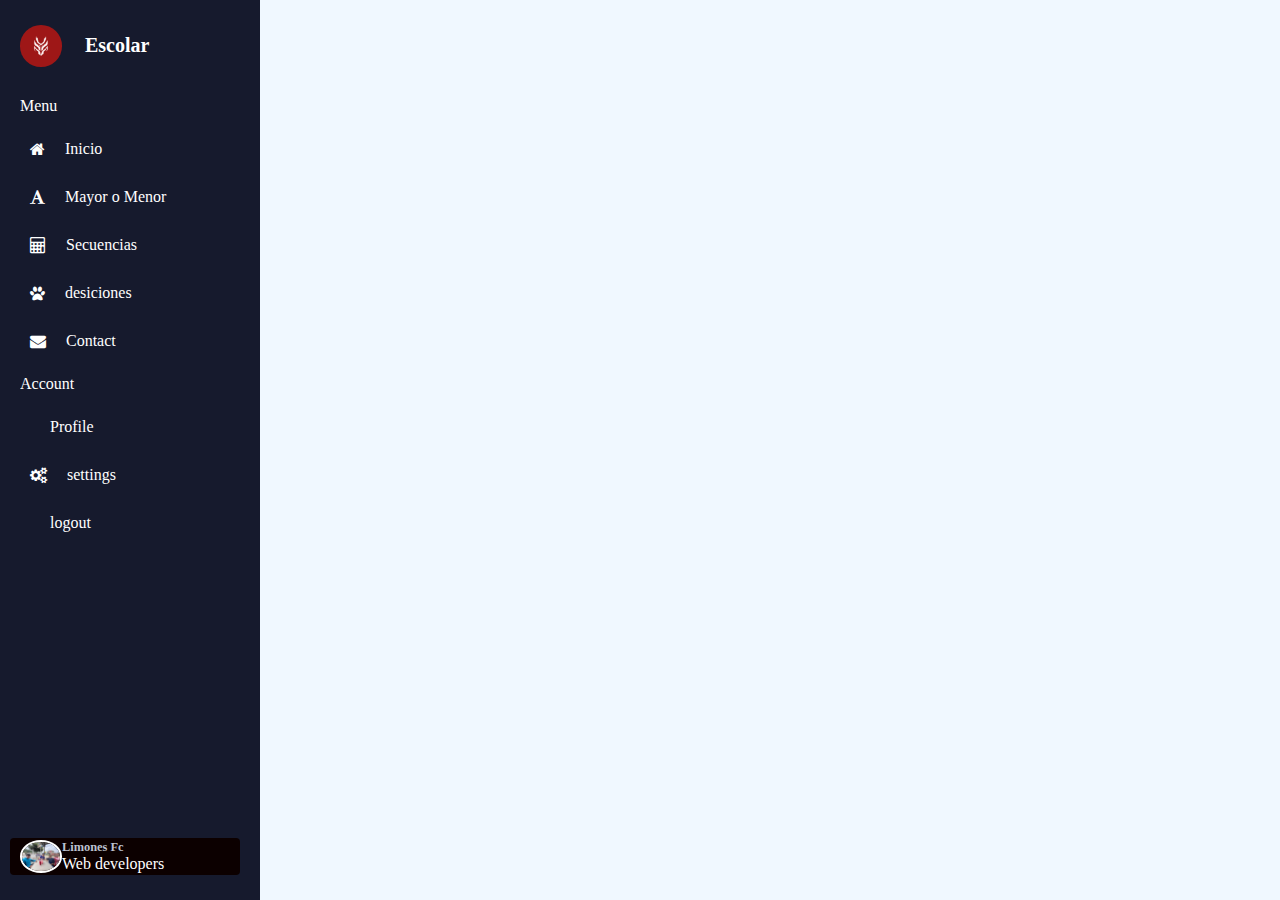
<file: index.html>
<!DOCTYPE html>
<html lang="en">
<head>
    <meta charset="UTF-8">
    <meta name="viewport" content="width=device-width, initial-scale=1.0">
    <title>Educacion inicial</title>
    <link rel="stylesheet" href="./css/style.css">
    <link rel="stylesheet" href="https://cdnjs.cloudflare.com/ajax/libs/font-awesome/4.7.0/css/font-awesome.min.css">
</head>
<body>
    
    <aside class="sidebar">
        <div class="sidebar-header">
          <img src="./img/logo2.png" alt="logo" srcset="">
           <h2>Escolar</h2>
        </div> 
        <ul class="sidebar-links">
             
            <h4>
                <span>Menu</span>
                <div class=""menu-seperator></div>
            </h4>
            <li>
                <a href="inicio.html">
                    <i class="fa fa-home"></i>
                    Inicio
                </a>
            </li>
            <li>
                <a href="mayor.html">
                <i class="fa fa-font"></i>
                Mayor o Menor
            </a>
            </li>
            <li>
                <a href="secuencia.html">
                <i class="fa fa-calculator"></i>
                Secuencias
            </a>
            </li>
            <li>
                <a href="decisiones.html">
                <i class="fa fa-paw"></i>
                desiciones
            </a>
            </li>
            <li>
                <a href="contacto.html">
                <i class="fa fa-envelope"></i>
                Contact
            </a>
            </li>
            <h4> 
                <span>Account</span>
                <div class=""menu-seperator></div>
            </h4>
            <li>
                <a href="login.html">
                    <i class="fa fa-user_md"></i>
                    Profile
                </a>
            </li>
            <li>
                <a href="#">
                    <i class="fa fa-cogs"></i>
                    settings
                </a>
            </li>
            <li>
                <a href="#">
                    <i class="fa fa-sing-out"></i>
                    logout
                </a>
            </li>

        </ul>
        <div class="user-account">
            <div class="user-profile">
                <img src="/img/user.jpeg" alt="Profile" srcset="">
                <div class="user-datails">
                    <h3> Limones Fc</h3>
                    <span>Web developers</span>
                </div>
            </div>
        </div>


    </aside>
</body>
</html>
</file>
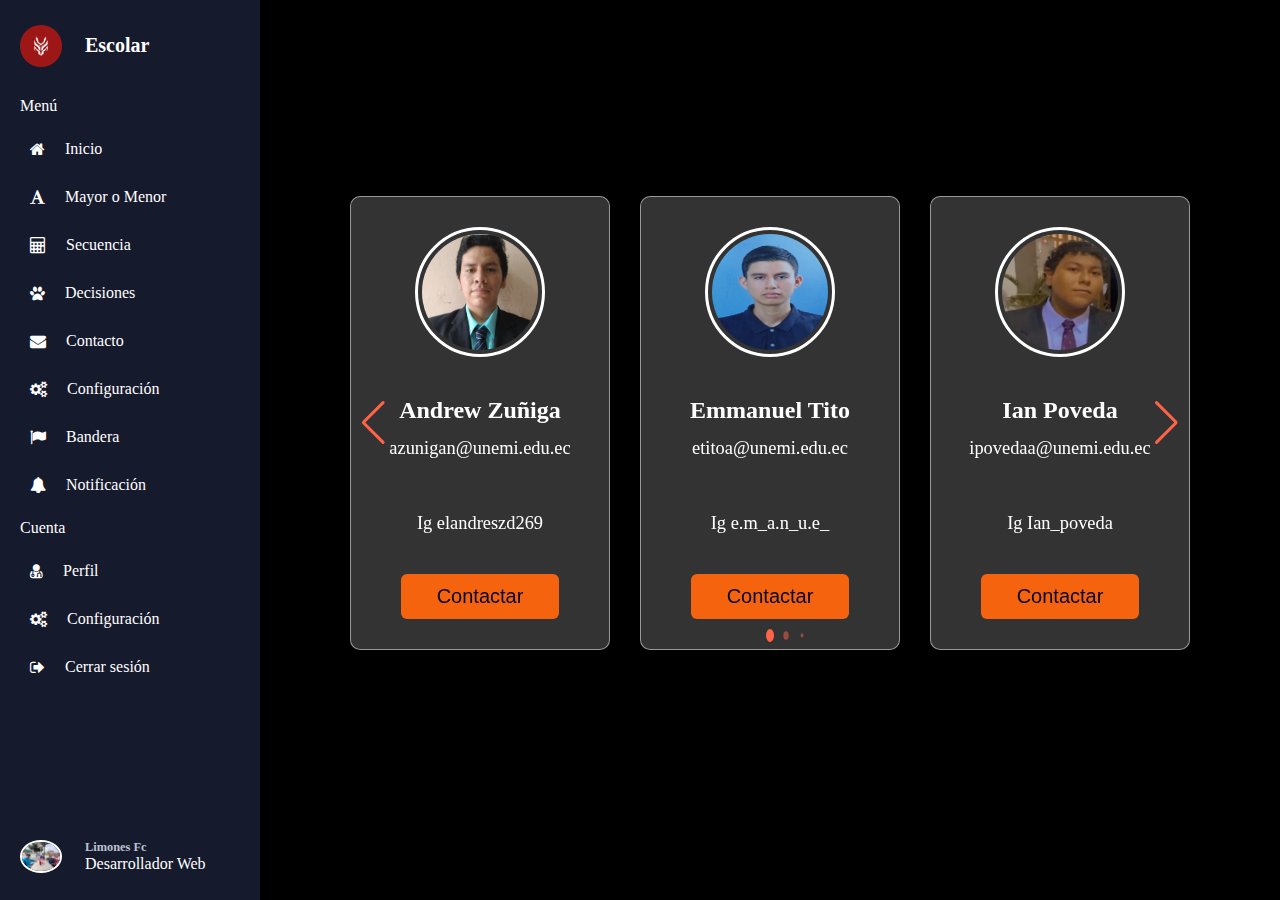
<file: contacto.html>
<!DOCTYPE html>
<html lang="es">
<head>
    <meta charset="UTF-8">
    <meta name="viewport" content="width=device-width, initial-scale=1.0">
    <title>Juego de Decisiones Simples y Card Slide</title>
    <link rel="stylesheet" href="https://cdnjs.cloudflare.com/ajax/libs/font-awesome/4.7.0/css/font-awesome.min.css">
    <link rel="stylesheet" href="https://cdn.jsdelivr.net/npm/swiper@11/swiper-bundle.min.css"/>
    <link rel="stylesheet" href="./css/contacto.css">
</head>
<body>
    <aside class="sidebar">
        <div class="sidebar-header">
            <img src="./img/logo2.png" alt="logo">
            <h2>Escolar</h2>
        </div>
        <ul class="sidebar-links">
            <h4><span>Menú</span><div class="menu-separator"></div></h4>
            <li>
                <a href="inicio.html">
                    <i class="fa fa-home"></i>
                    Inicio
                </a>
            </li>
            <li>
                <a href="mayor.html">
                    <i class="fa fa-font"></i> 
                    Mayor o Menor
                </a>
            </li>
            <li>
                <a href="secuencia.html">
                    <i class="fa fa-calculator"></i>
                    Secuencia
                </a>
            </li>
            <li>
                <a href="decisiones.html">
                    <i class="fa fa-paw"></i>
                     Decisiones
                    </a>
                </li>
            <li> 
                <a href="#">
                    <i class="fa fa-envelope"></i>
                     Contacto
                    </a>
                </li>
            <li>
                <a href="#">
                    <i class="fa fa-cogs"></i> 
                    Configuración
                </a>
            </li>
            <li>
                <a href="#">
                    <i class="fa fa-flag"></i> 
                    Bandera
                </a>
            </li>
            <li>
                <a href="#">
                    <i class="fa fa-bell"></i> 
                    Notificación
                </a>
            </li>
            <h4><span>Cuenta</span><div class="menu-separator"></div></h4>
            <li><a href="login.html"><i class="fa fa-user-md"></i> Perfil</a></li>
            <li><a href="#"><i class="fa fa-cogs"></i> Configuración</a></li>
            <li><a href="#"><i class="fa fa-sign-out"></i> Cerrar sesión</a></li>
        </ul>
        <div class="user-account">
            <div class="user-profile">
                <img src="./img/user.jpeg" alt="Perfil">
                <div class="user-details">
                    <h3>Limones Fc</h3>
                    <span>Desarrollador Web</span>
                </div>
            </div>
        </div>
    </aside>

    <main class="main-content">
        <div class="slide-wrapper">
            <div class="swiper slider-wrapper">
                <div class="swiper-wrapper card-list">
                    <div class="swiper-slide card-item">
                        <img src="./img/presi.jpeg" alt="Imagen de Usuario" class="user-image">
                        <h2 class="user-name">Andrew Zuñiga</h2>
                        <p class="user-profession">azunigan@unemi.edu.ec</p>
                        <p class="user-profession">Ig elandreszd269</p>
                        <button class="message-button">Contactar</button>
                    </div>
                    <div class="swiper-slide card-item">
                        <img src="./img/Titoo.jpeg" alt="Imagen de Usuario" class="user-image">
                        <h2 class="user-name">Emmanuel Tito</h2>
                        <p class="user-profession">etitoa@unemi.edu.ec</p>
                        <p class="user-profession">Ig e.m_a.n_u.e_</p>
                        <button class="message-button">Contactar</button>
                    </div>
                    <div class="swiper-slide card-item">
                        <img src="./img/Ian.jpeg" alt="Imagen de Usuario" class="user-image">
                        <h2 class="user-name">Ian Poveda</h2>
                        <p class="user-profession">ipovedaa@unemi.edu.ec</p>
                        <p class="user-profession">Ig Ian_poveda </p>
                        <button class="message-button">Contactar</button>
                    </div>
                    <div class="swiper-slide card-item">
                        <img src="./img/Carlitos.jpeg" alt="Imagen de Usuario" class="user-image">
                        <h2 class="user-name">Victor Castro</h2>
                        <p class="user-profession">vcastroj@unemi.edu.ec  </p>
                        <p class="user-profession">Ig Klk 29</p>
                        <button class="message-button">Contactar</button>
                    </div>
                </div>
                <div class="swiper-pagination"></div>
                <div class="swiper-button-next"></div>
                <div class="swiper-button-prev"></div>
            </div>
        </div>
    </main>

    <script src="https://cdn.jsdelivr.net/npm/swiper@11/swiper-bundle.min.js"></script>
    <script src="./js/contacto.js"></script>
</body>
</html>
</file>
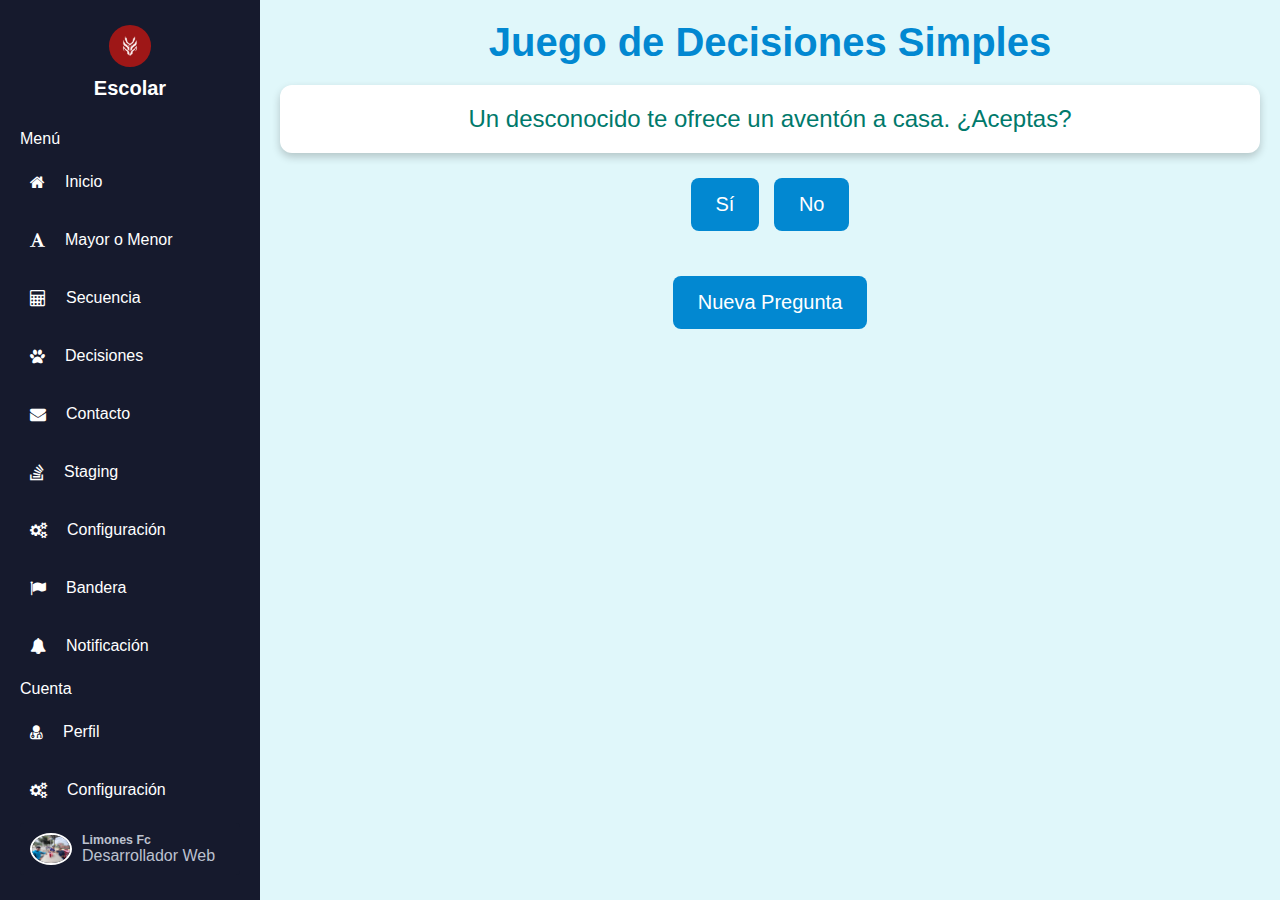
<file: decisiones.html>
<!DOCTYPE html>
<html lang="es">
<head>
    <meta charset="UTF-8">
    <meta name="viewport" content="width=device-width, initial-scale=1.0">
    <title>Juego de Decisiones Simples</title>
    <link rel="stylesheet" href="https://cdnjs.cloudflare.com/ajax/libs/font-awesome/4.7.0/css/font-awesome.min.css">
    <link rel="stylesheet" href="./css/desiciones.css">
</head>
<body>
    <aside class="sidebar">
        <div class="sidebar-header">
            <img src="./img/logo2.png" alt="logo">
            <h2>Escolar</h2>
        </div>
        <ul class="sidebar-links">
            <h4><span>Menú</span><div class="menu-seperator"></div></h4>
            <li>
                <a href="inicio.html">
                    <i class="fa fa-home"></i>
                    Inicio
                </a>
            </li>
            <li>
                <a href="mayor.html">
                    <i class="fa fa-font"></i> 
                    Mayor o Menor
                </a>
            </li>
            <li>
                <a href="secuencia.html">
                    <i class="fa fa-calculator"></i>
                     Secuencia
                    </a>
                </li>
            <li>
                <a href="decisiones.html">
                    <i class="fa fa-paw"></i> 
                    Decisiones
                </a>
            </li>
            <li>
                <a href="contacto.html">
                    <i class="fa fa-envelope"></i> 
                    Contacto
                </a>
            </li>
            <li>
                <a href="#">
                    <i class="fa fa-stack-overflow"></i> 
                    Staging
                </a>
            </li>
            <li>
                <a href="#">
                    <i class="fa fa-cogs"></i> 
                    Configuración
                </a>
            </li>
            <li>
                <a href="#">
                    <i class="fa fa-flag"></i> 
                    Bandera
                </a>
                </li>
            <li>
                <a href="#">
                    <i class="fa fa-bell"></i> 
                    Notificación
                </a>
            </li>
            <h4><span>Cuenta</span><div class="menu-seperator"></div></h4>
            <li><a href="login.html"><i class="fa fa-user-md"></i> Perfil</a></li>
            <li><a href="#"><i class="fa fa-cogs"></i> Configuración</a></li>
            <li><a href="#"><i class="fa fa-sign-out"></i> Cerrar sesión</a></li>
        </ul>
        <div class="user-account">
            <div class="user-profile">
                <img src="./img/user.jpeg" alt="Perfil">
                <div class="user-details">
                    <h3>Limones Fc</h3>
                    <span>Desarrollador Web</span>
                </div>
            </div>
        </div>
    </aside>
    <main class="main-content">
        <div class="container">
            <h1>Juego de Decisiones Simples</h1>
            <div class="scenario" id="scenario">Encuentras una cartera en la calle. ¿La recoges?</div>
            <div class="options">
                <button onclick="makeDecision(true)">Sí</button>
                <button onclick="makeDecision(false)">No</button>
            </div>
            <div class="result" id="result"></div>
            <button id="new-scenario" onclick="generateScenario()">Nueva Pregunta</button>
        </div>
    </main>
    <script src="./js/desiciones.js"></script>
</body>
</html>
</file>
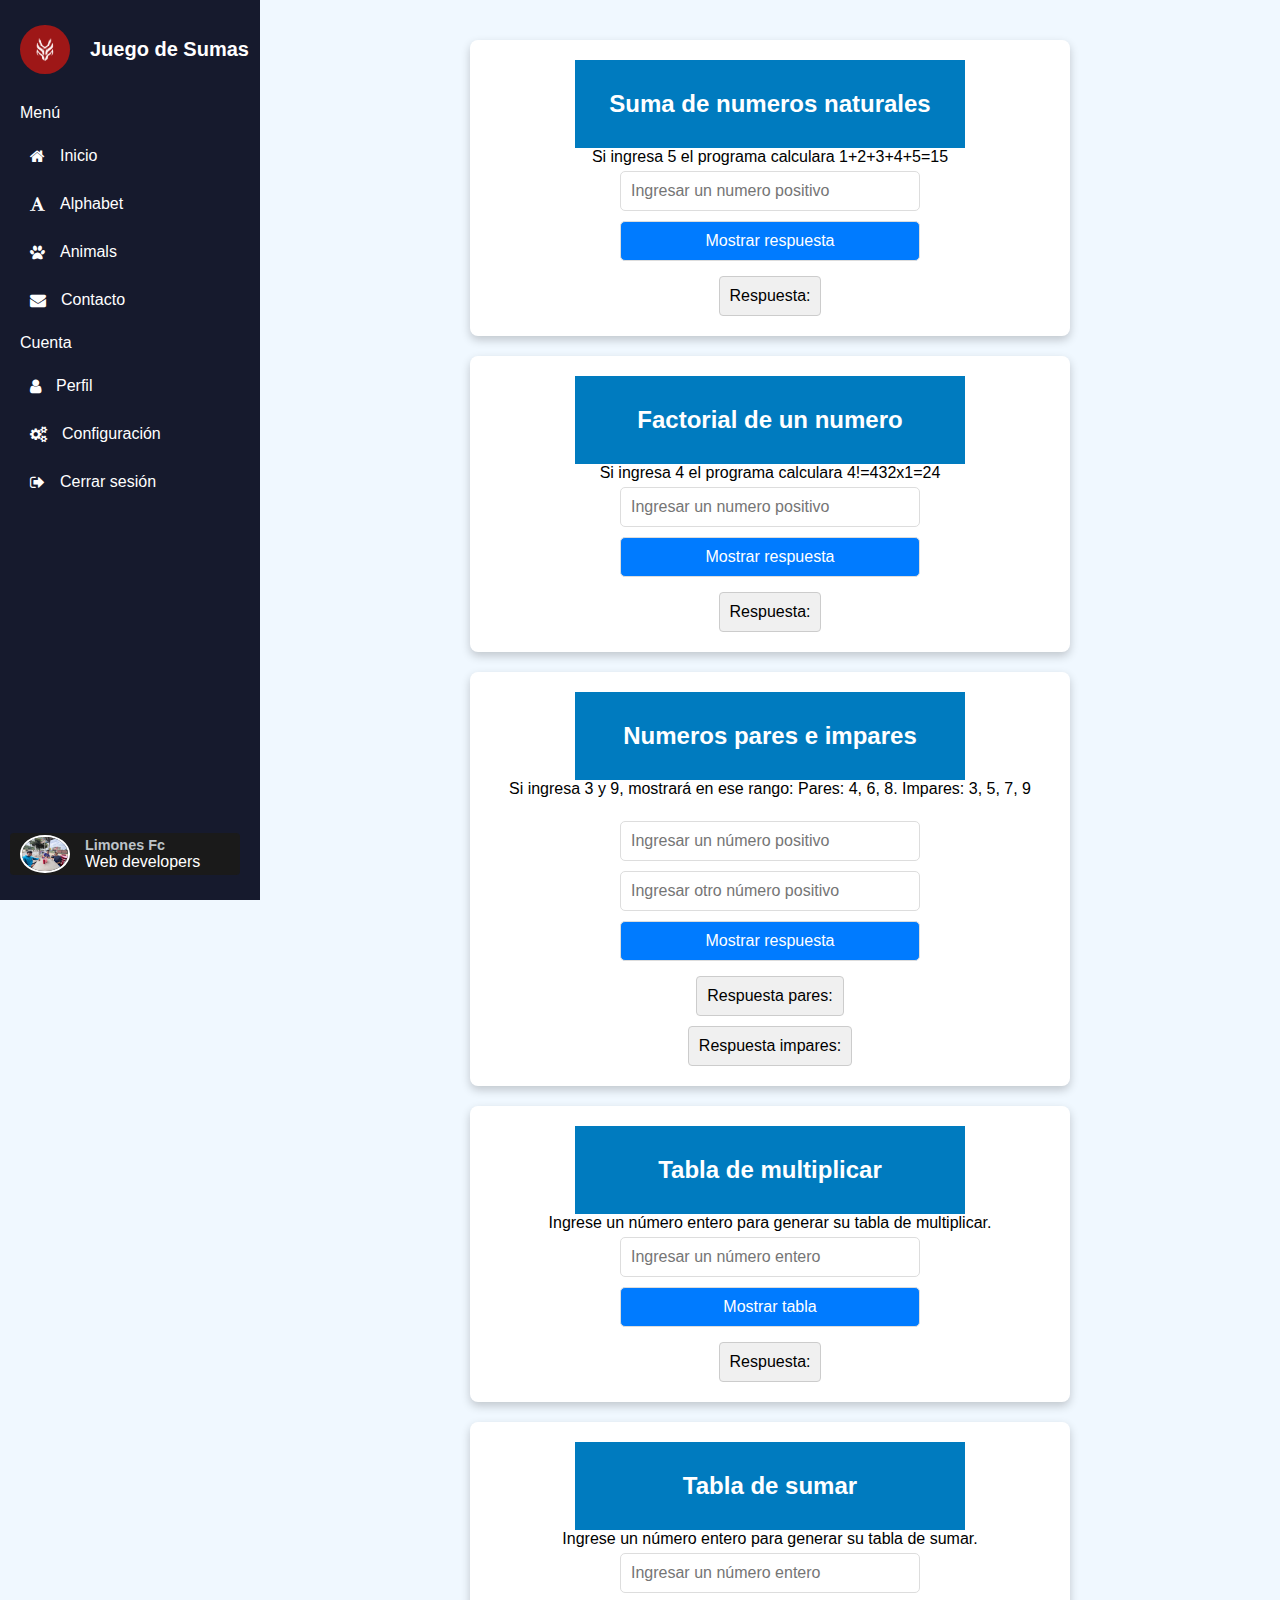
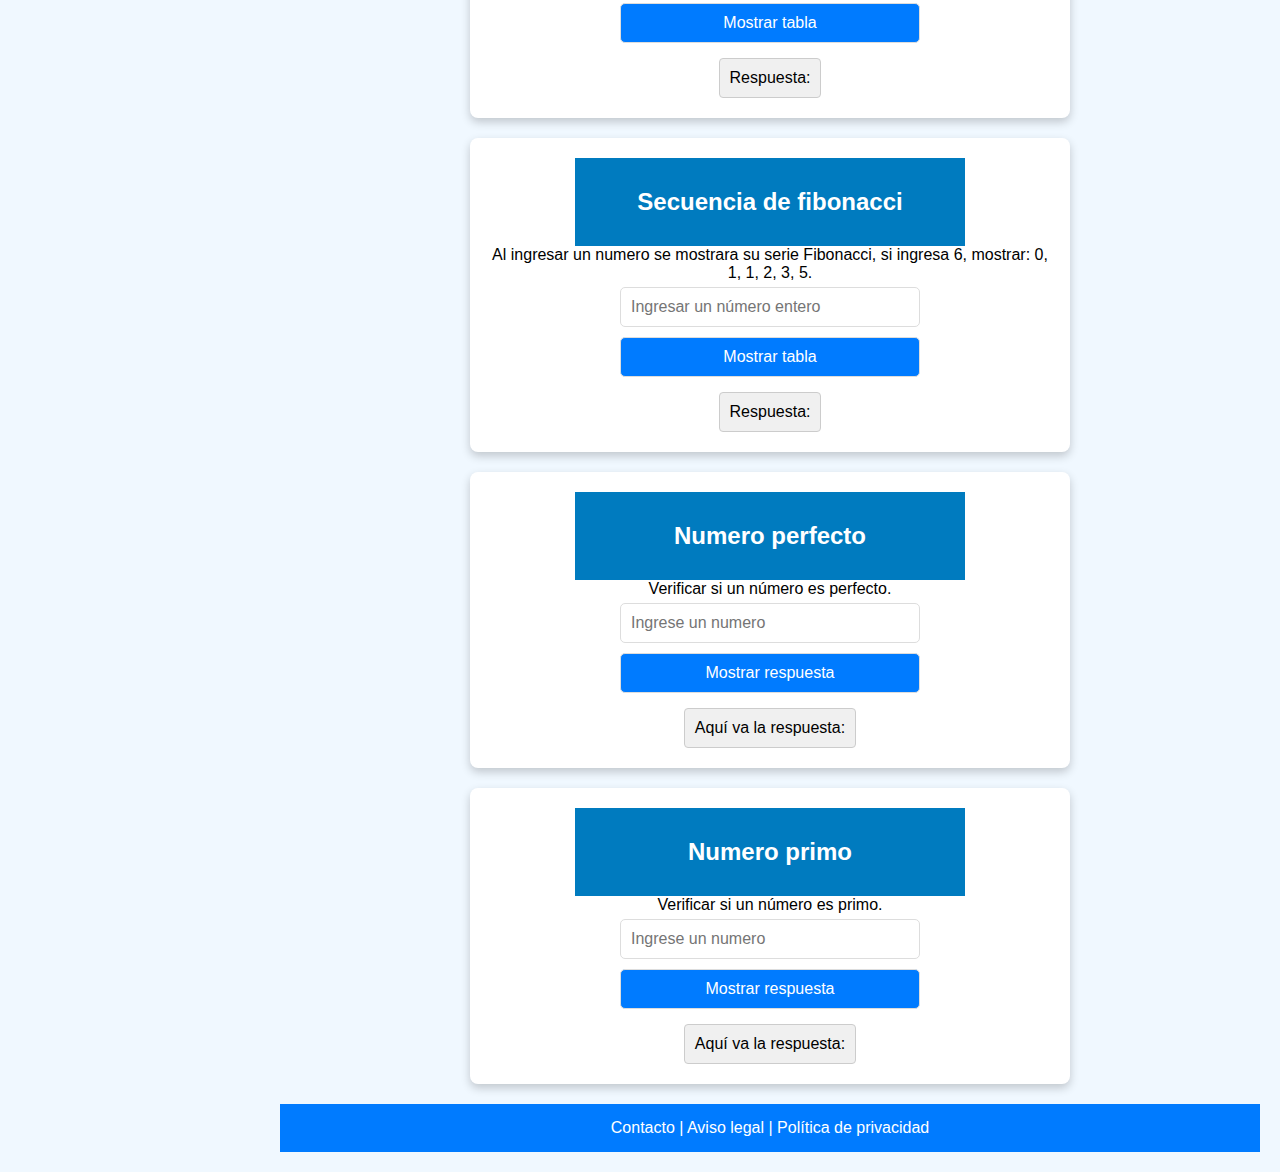
<file: indexSecunda.html>
<!DOCTYPE html>
<html lang="es">
<head>
    <meta charset="UTF-8">
    <meta name="viewport" content="width=device-width, initial-scale=1.0">
    <title>Juego de Sumas</title>
    <link rel="stylesheet" href="./css/stylem.css">
    <link rel="stylesheet" href="https://cdnjs.cloudflare.com/ajax/libs/font-awesome/4.7.0/css/font-awesome.min.css">
    <link rel="stylesheet" href="./css/math-game.css">
</head>
<body>
    <aside class="sidebar">
        <div class="sidebar-header">
            <img src="./img/logo2.png" alt="logo">
            <h2>Juego de Sumas</h2>
        </div>
        <ul class="sidebar-links">
            <h4>
                <span>Menú</span>
                <div class="menu-seperator"></div>
            </h4>
            <li>
                <a href="index.html">
                    <i class="fa fa-home"></i>
                    Inicio
                </a>
            </li>
            <li>
                <a href="indexabec.html">
                    <i class="fa fa-font"></i>
                    Alphabet
                </a>
            </li>
            <li>
                <a href="indexanimales.html">
                    <i class="fa fa-paw"></i>
                    Animals
                </a>
            </li>
            <li>
                <a href="indexcon.html">
                    <i class="fa fa-envelope"></i>
                    Contacto
                </a>
            </li>
            <h4> 
                <span>Cuenta</span>
                <div class="menu-seperator"></div>
            </h4>
            <li>
                <a href="indexlogin.html">
                    <i class="fa fa-user"></i>
                    Perfil
                </a>
            </li>
            <li>
                <a href="#">
                    <i class="fa fa-cogs"></i>
                    Configuración
                </a>
            </li>
            <li>
                <a href="#">
                    <i class="fa fa-sign-out"></i>
                    Cerrar sesión
                </a>
            </li>
        </ul>
        <div class="user-account">
            <div class="user-profile">
                <img src="./img/user.jpeg" alt="User">
                <div class="user-detail">
                    <h3>Limones Fc</h3>
                    <span>Web developers</span>
                </div>
            </div>
        </div>
    </aside>
    <main>
        <section id="matematicas">
            <h2>Suma de numeros naturales</h2>
            <div class="tabla-suma">
            <label for="suma_numero_natural">Si ingresa 5 el programa calculara 1+2+3+4+5=15</label>
            <input type="number" id="suma" placeholder="Ingresar un numero positivo">
            <button onclick="suma_numeros_naturales()">Mostrar respuesta</button>
            <div id="resp1" class="response">Respuesta:</div>
            </div>
        </section>
        <section id="matematicas">
            <h2>Factorial de un numero</h2>
            <div class="tabla-suma">
            <label for="suma_numero_natural">Si ingresa 4 el programa calculara 4!=432x1=24</label>
            <input type="number" id="factorial" placeholder="Ingresar un numero positivo">
            <button onclick="factorial_numero()">Mostrar respuesta</button>
            <div id="resp2" class="response">Respuesta:</div>
            </div>
        </section>
        <section id="matematicas">
            <h2>Numeros pares e impares</h2>
            <div class="tabla-suma">
                <label for="suma_numero_natural">Si ingresa 3 y 9, mostrará en ese rango: Pares: 4, 6, 8. Impares: 3, 5, 7, 9</label><br>
                <input type="number" id="numero1" placeholder="Ingresar un número positivo">
                <input type="number" id="numero2" placeholder="Ingresar otro número positivo">
                <button onclick="pares_impares()">Mostrar respuesta</button>
                <div id="resp03" class="response">Respuesta pares:</div>
                <div id="resp3" class="response">Respuesta impares:</div>
            </div>
        </section>
        <section id="matematicas">
            <h2>Tabla de multiplicar</h2>
            <div class="tabla-suma">
                <label for="tabla_numero">Ingrese un número entero para generar su tabla de multiplicar.</label>
                <input type="number" id="tabla_numero" placeholder="Ingresar un número entero">
                <button onclick="generarTablaMultiplicar()">Mostrar tabla</button>
                <div id="resultado_tabla" class="response">Respuesta:</div>
            </div>
        </section>
        <section id="matematicas">
            <h2>Tabla de sumar</h2>
            <div class="tabla-suma">
                <label for="tabla_numero">Ingrese un número entero para generar su tabla de sumar.</label>
                <input type="number" id="numero_entero" placeholder="Ingresar un número entero">
                <button onclick="generar_tablaSuma()">Mostrar tabla</button>
                <div id="resp5" class="response">Respuesta:</div>
            </div>
        </section>
        <section id="matematicas">
            <h2>Secuencia de fibonacci</h2>
            <div class="tabla-suma">
                <label for="tabla_numero">Al ingresar un numero se mostrara su serie Fibonacci, si ingresa 6, mostrar: 0, 1, 1, 2, 3, 5.</label>
                <input type="number" id="cantidad" placeholder="Ingresar un número entero">
                <button onclick="generar_fibonacci()">Mostrar tabla</button>
                <div id="resp6" class="response">Respuesta:</div>
            </div>
        </section>
        <section id="matematicas">
            <h2>Numero perfecto</h2>
            <div class="tabla-suma">
                <label for="tabla_numero">Verificar si un número es perfecto.</label>
                <input type="number" id="numer" placeholder="Ingrese un numero">
                <button onclick="numero_perfecto()">Mostrar respuesta</button>
                <div id="resp7" class="response">Aquí va la respuesta:</div>
            </div>
        </section>
        <section id="matematicas">
            <h2>Numero primo</h2>
            <div class="tabla-suma">
                <label for="tabla_numero">Verificar si un número es primo.</label>
                <input type="number" id="num" placeholder="Ingrese un numero">
                <button onclick="NumeroPrimo()">Mostrar respuesta</button>
                <div id="resp8" class="response">Aquí va la respuesta:</div>
            </div>
        </section>
        <footer>
            <p>Contacto | Aviso legal | Política de privacidad</p>
        </footer>
    </main>
    <script src="js/mainSecunda.js"></script>
</body>
</html>
</file>
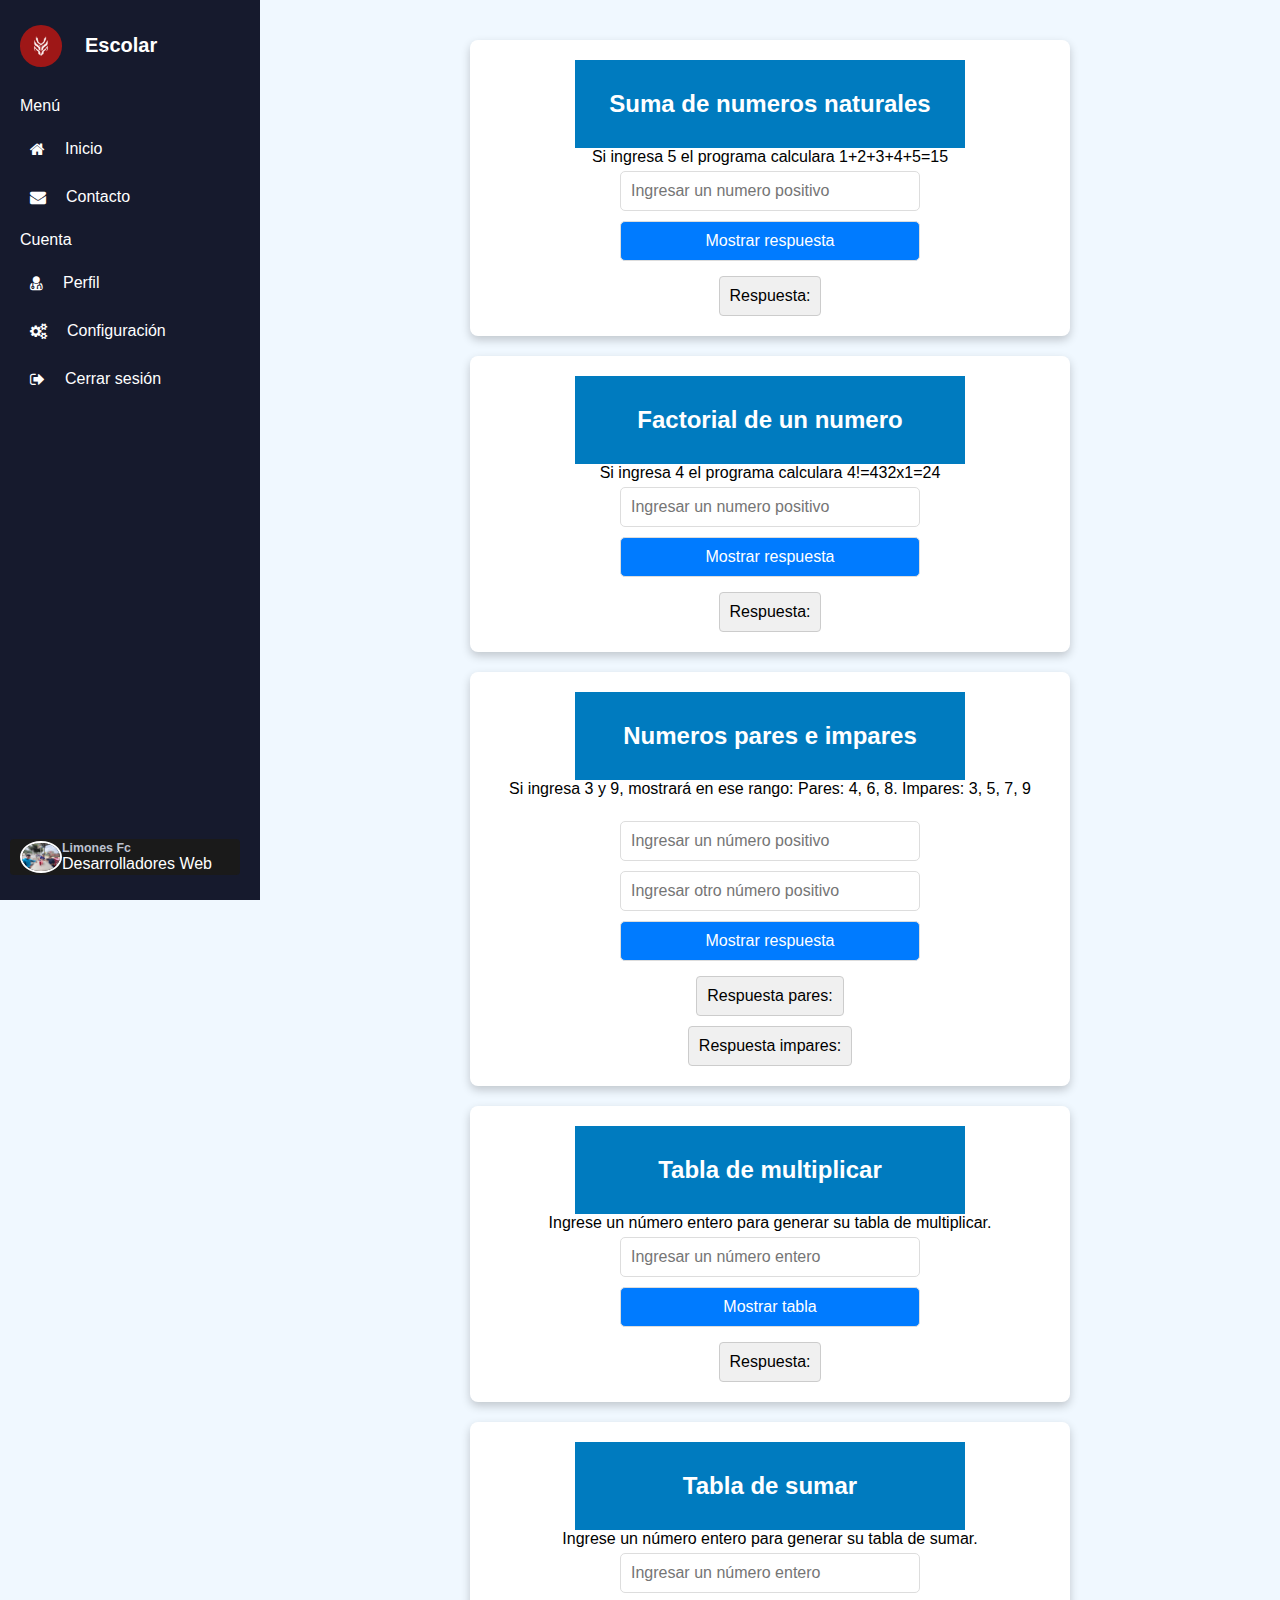
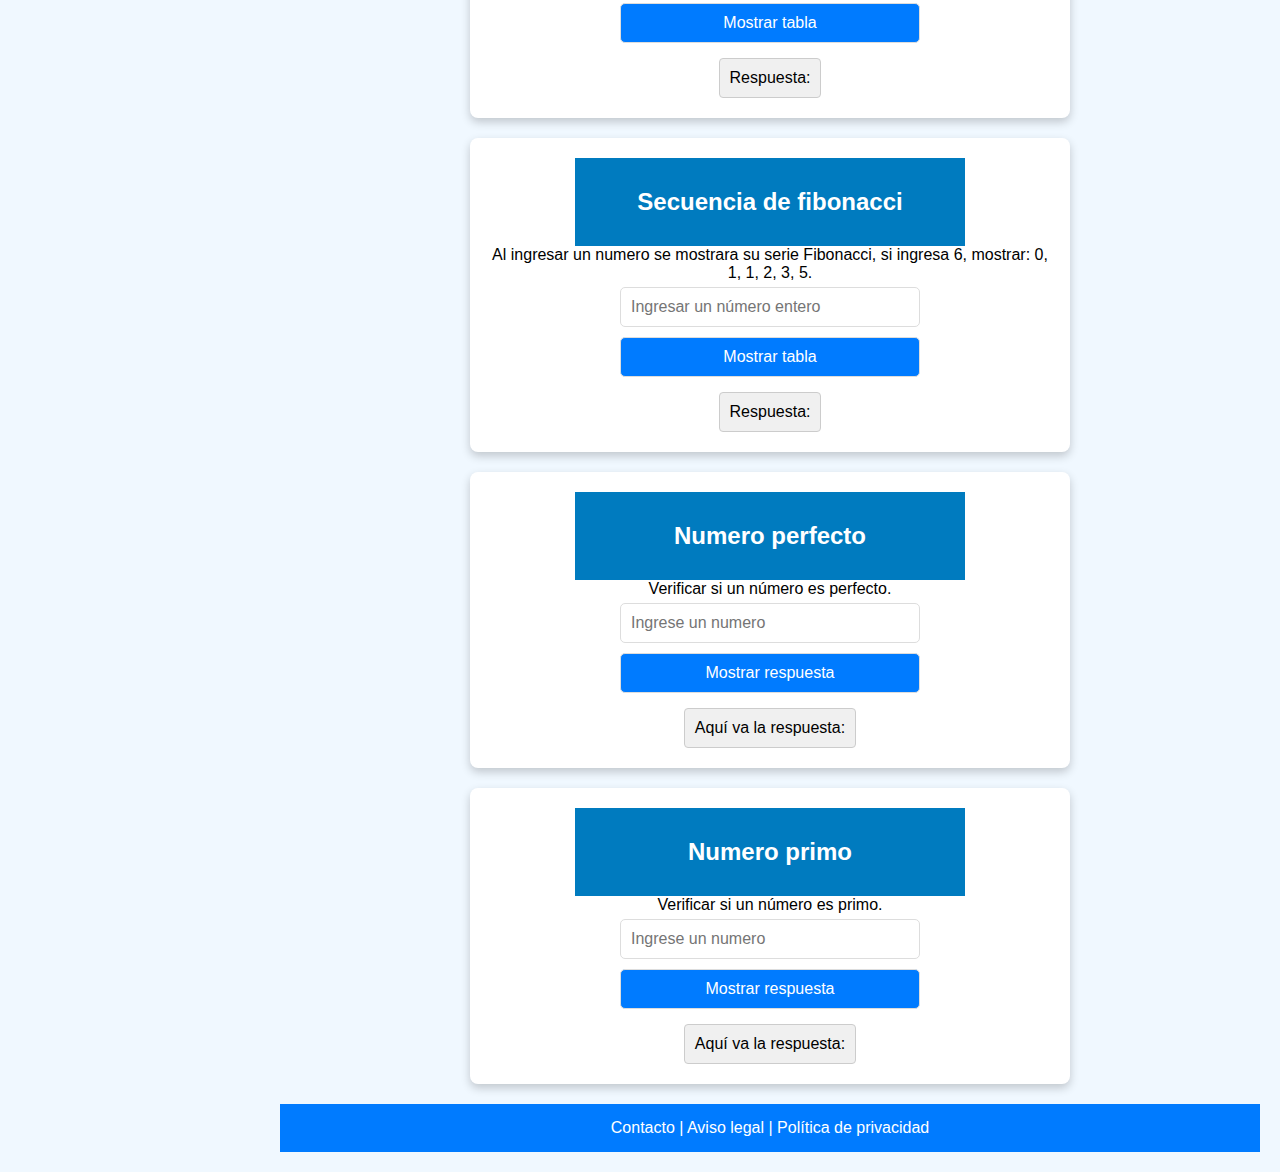
<file: inedexSecundaria.html>
<!DOCTYPE html>
<html lang="en">
<head>
    <meta charset="UTF-8">
    <meta name="viewport" content="width=device-width, initial-scale=1.0">
    <title>Ejercicios Nivel Universidad</title>
    <link rel="stylesheet" href="css/math-game.css">
    <link rel="stylesheet" href="css/stylem.css">
    <link rel="stylesheet" href="https://cdnjs.cloudflare.com/ajax/libs/font-awesome/4.7.0/css/font-awesome.min.css">
</head>
<body>
    <!-- Sidebar -->
    <aside class="sidebar">
        <div class="sidebar-header">
            <img src="./img/logo2.png" alt="logo">
            <h2>Escolar</h2>
        </div>
        <ul class="sidebar-links">
            <h4>
                <span>Menú</span>
                <div class="menu-separator"></div>
            </h4>
            <li>
                <a href="inicio.html">
                    <i class="fa fa-home"></i>
                    Inicio
                </a>
            </li>
            <li>
                <a href="contacto.html">
                    <i class="fa fa-envelope"></i>
                    Contacto
                </a>
            </li>
            <h4> 
                <span>Cuenta</span>
                <div class="menu-separator"></div>
            </h4>
            <li>
                <a href="login.html">
                    <i class="fa fa-user-md"></i>
                    Perfil
                </a>
            </li>
            <li>
                <a href="#">
                    <i class="fa fa-cogs"></i>
                    Configuración
                </a>
            </li>
            <li>
                <a href="#">
                    <i class="fa fa-sign-out"></i>
                    Cerrar sesión
                </a>
            </li>
        </ul>
        <div class="user-account">
            <div class="user-profile">
                <img src="./img/user.jpeg" alt="Profile">
                <div class="user-details">
                    <h3>Limones Fc</h3>
                    <span>Desarrolladores Web</span>
                </div>
            </div>
        </div>
    </aside>

    <!-- Main Content -->
    <main>
        <section id="matematicas">
            <h2>Suma de numeros naturales</h2>
            <div class="tabla-suma">
            <label for="suma_numero_natural">Si ingresa 5 el programa calculara 1+2+3+4+5=15</label>
            <input type="number" id="suma" placeholder="Ingresar un numero positivo">
            <button onclick="suma_numeros_naturales()">Mostrar respuesta</button>
            <div id="resp1" class="response">Respuesta:</div>
            </div>
        </section>
        <section id="matematicas">
            <h2>Factorial de un numero</h2>
            <div class="tabla-suma">
            <label for="suma_numero_natural">Si ingresa 4 el programa calculara 4!=432x1=24</label>
            <input type="number" id="factorial" placeholder="Ingresar un numero positivo">
            <button onclick="factorial_numero()">Mostrar respuesta</button>
            <div id="resp2" class="response">Respuesta:</div>
            </div>
        </section>
        <section id="matematicas">
            <h2>Numeros pares e impares</h2>
            <div class="tabla-suma">
                <label for="suma_numero_natural">Si ingresa 3 y 9, mostrará en ese rango: Pares: 4, 6, 8. Impares: 3, 5, 7, 9</label><br>
                <input type="number" id="numero1" placeholder="Ingresar un número positivo">
                <input type="number" id="numero2" placeholder="Ingresar otro número positivo">
                <button onclick="pares_impares()">Mostrar respuesta</button>
                <div id="resp03" class="response">Respuesta pares:</div>
                <div id="resp3" class="response">Respuesta impares:</div>
            </div>
        </section>
        <section id="matematicas">
            <h2>Tabla de multiplicar</h2>
            <div class="tabla-suma">
                <label for="tabla_numero">Ingrese un número entero para generar su tabla de multiplicar.</label>
                <input type="number" id="tabla_numero" placeholder="Ingresar un número entero">
                <button onclick="generarTablaMultiplicar()">Mostrar tabla</button>
                <div id="resultado_tabla" class="response">Respuesta:</div>
            </div>
        </section>
        <section id="matematicas">
            <h2>Tabla de sumar</h2>
            <div class="tabla-suma">
                <label for="tabla_numero">Ingrese un número entero para generar su tabla de sumar.</label>
                <input type="number" id="numero_entero" placeholder="Ingresar un número entero">
                <button onclick="generar_tablaSuma()">Mostrar tabla</button>
                <div id="resp5" class="response">Respuesta:</div>
            </div>
        </section>
        <section id="matematicas">
            <h2>Secuencia de fibonacci</h2>
            <div class="tabla-suma">
                <label for="tabla_numero">Al ingresar un numero se mostrara su serie Fibonacci, si ingresa 6, mostrar: 0, 1, 1, 2, 3, 5.</label>
                <input type="number" id="cantidad" placeholder="Ingresar un número entero">
                <button onclick="generar_fibonacci()">Mostrar tabla</button>
                <div id="resp6" class="response">Respuesta:</div>
            </div>
        </section>
        <section id="matematicas">
            <h2>Numero perfecto</h2>
            <div class="tabla-suma">
                <label for="tabla_numero">Verificar si un número es perfecto.</label>
                <input type="number" id="numer" placeholder="Ingrese un numero">
                <button onclick="numero_perfecto()">Mostrar respuesta</button>
                <div id="resp7" class="response">Aquí va la respuesta:</div>
            </div>
        </section>
        <section id="matematicas">
            <h2>Numero primo</h2>
            <div class="tabla-suma">
                <label for="tabla_numero">Verificar si un número es primo.</label>
                <input type="number" id="num" placeholder="Ingrese un numero">
                <button onclick="NumeroPrimo()">Mostrar respuesta</button>
                <div id="resp8" class="response">Aquí va la respuesta:</div>
            </div>
        </section>
        <footer>
            <p>Contacto | Aviso legal | Política de privacidad</p>
        </footer>
    </main>
    <script src="js/mainSecunda.js"></script>
</body>
</html>
</file>
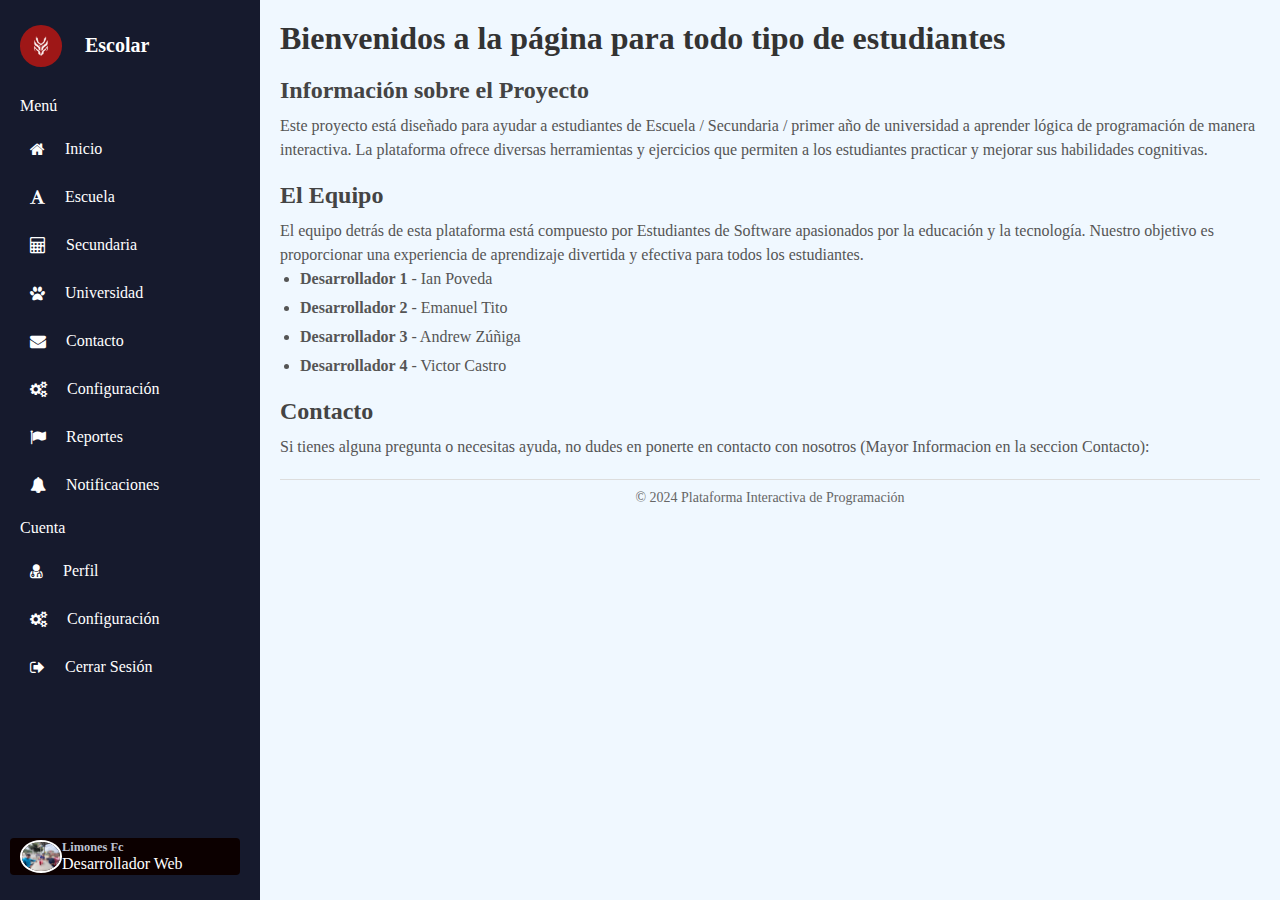
<file: inicio.html>
<!DOCTYPE html>
<html lang="en">
<head>
    <meta charset="UTF-8">
    <meta name="viewport" content="width=device-width, initial-scale=1.0">
    <title>Educación Inicial</title>
    <link rel="stylesheet" href="./css/style.css">
    <link rel="stylesheet" href="https://cdnjs.cloudflare.com/ajax/libs/font-awesome/4.7.0/css/font-awesome.min.css">
</head>
<body>
    <aside class="sidebar">
        <div class="sidebar-header">
            <img src="./img/logo2.png" alt="logo">
            <h2>Escolar</h2>
        </div> 
        <ul class="sidebar-links">
            <h4>
                <span>Menú</span>
                <div class="menu-separator"></div>
            </h4>
            <li>
                <a href="inicio.html">
                    <i class="fa fa-home"></i>
                    Inicio
                </a>
            </li>
            <li>
                <a href="index.html">
                    <i class="fa fa-font"></i>
                    Escuela
                </a>
            </li>
            <li>
                <a href="indexSecundaria.html">
                    <i class="fa fa-calculator"></i>
                    Secundaria
                </a>
            </li>
            <li>
                <a href="NivelUniversidad.html">
                    <i class="fa fa-paw"></i>
                    Universidad
                </a>
            </li>
            <li>
                <a href="contacto.html">
                    <i class="fa fa-envelope"></i>
                    Contacto
                </a>
            </li>
            <li>
                <a href="#">
                    <i class="fa fa-cogs"></i>
                    Configuración
                </a>
            </li>
            <li>
                <a href="#">
                    <i class="fa fa-flag"></i>
                    Reportes
                </a>
            </li>
            <li>
                <a href="#">
                    <i class="fa fa-bell"></i>
                    Notificaciones
                </a>
            </li>
            <h4> 
                <span>Cuenta</span>
                <div class="menu-separator"></div>
            </h4>
            <li>
                <a href="login.html">
                    <i class="fa fa-user-md"></i>
                    Perfil
                </a>
            </li>
            <li>
                <a href="#">
                    <i class="fa fa-cogs"></i>
                    Configuración
                </a>
            </li>
            <li>
                <a href="#">
                    <i class="fa fa-sign-out"></i>
                    Cerrar Sesión
                </a>
            </li>
        </ul>
        <div class="user-account">
            <div class="user-profile">
                <img src="./img/user.jpeg" alt="Perfil">
                <div class="user-details">
                    <h3>Limones Fc</h3>
                    <span>Desarrollador Web</span>
                </div>
            </div>
        </div>
    </aside>
    <main class="content">
        <header>
            <h1>Bienvenidos a la página para todo tipo de estudiantes</h1>
        </header>

        <section id="project-info">
            <h2>Información sobre el Proyecto</h2>
            <p>Este proyecto está diseñado para ayudar a estudiantes de Escuela / Secundaria / primer año de universidad a aprender lógica de programación de manera interactiva. La plataforma ofrece diversas herramientas y ejercicios que permiten a los estudiantes practicar y mejorar sus habilidades cognitivas.</p>
        </section>

        <section id="team-info">
            <h2>El Equipo</h2>
            <p>El equipo detrás de esta plataforma está compuesto por Estudiantes de Software apasionados por la educación y la tecnología. Nuestro objetivo es proporcionar una experiencia de aprendizaje divertida y efectiva para todos los estudiantes.</p>
            <ul>
                <li><strong>Desarrollador 1</strong> - Ian Poveda</li>
                <li><strong>Desarrollador 2</strong> - Emanuel Tito</li>
                <li><strong>Desarrollador 3</strong> - Andrew Zúñiga</li>
                <li><strong>Desarrollador 4</strong> - Victor Castro</li>
            </ul>
        </section>

        <section id="contact-info">
            <h2>Contacto</h2>
            <p>Si tienes alguna pregunta o necesitas ayuda, no dudes en ponerte en contacto con nosotros (Mayor Informacion en la seccion Contacto):</p>
        </section>

        <footer>
            <p>&copy; 2024 Plataforma Interactiva de Programación</p>
        </footer>
    </main>

    <script src="script.js"></script>
</body>
</html>
</file>
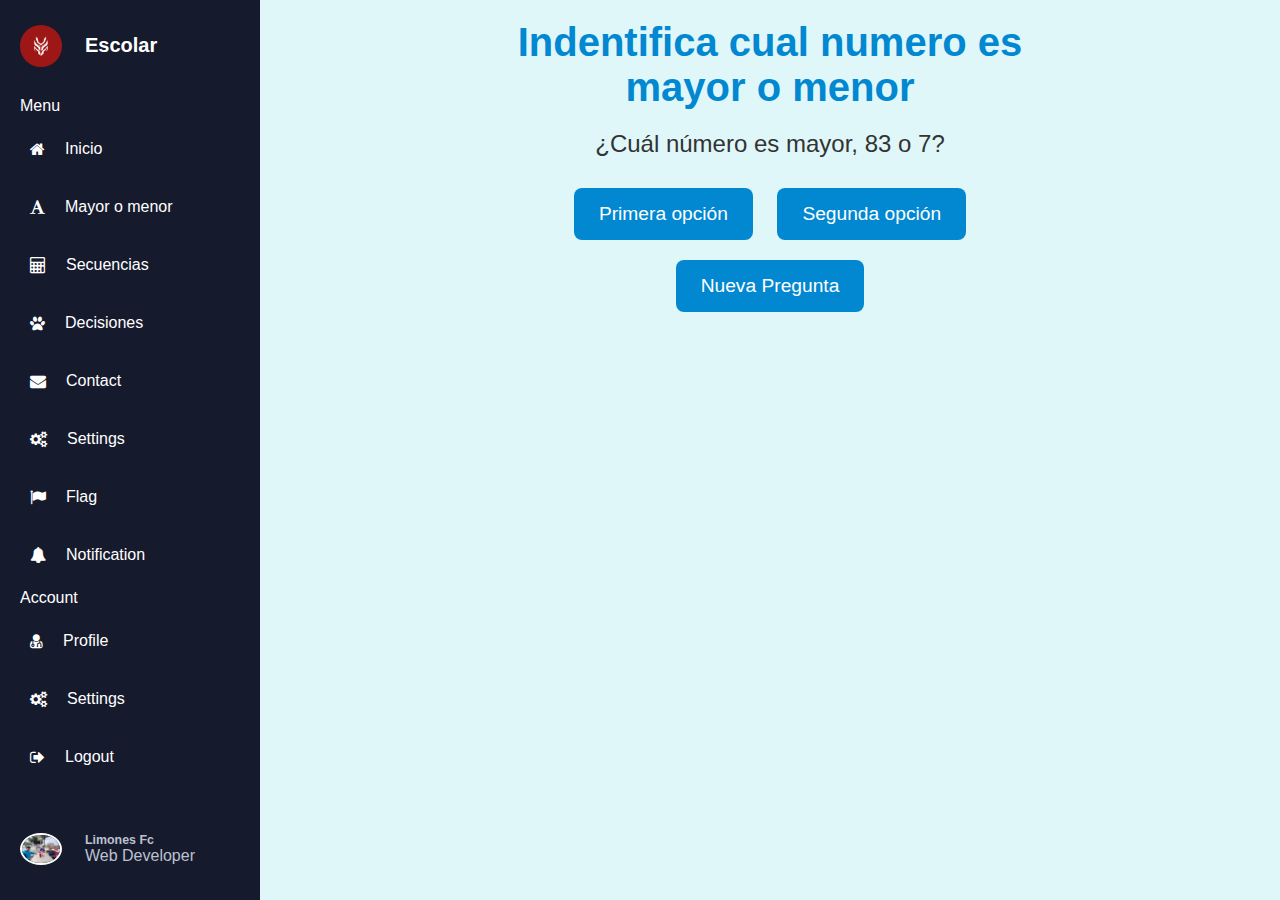
<file: mayor.html>
<!DOCTYPE html>
<html lang="en">
<head>
    <meta charset="UTF-8">
    <meta name="viewport" content="width=device-width, initial-scale=1.0">
    <title>Identify Greater or Lesser</title>
    <link rel="stylesheet" href="https://cdnjs.cloudflare.com/ajax/libs/font-awesome/4.7.0/css/font-awesome.min.css">
    <link rel="stylesheet" href="./css/mayor.css">
</head>
<body>
    <aside class="sidebar">
        <div class="sidebar-header">
            <img src="./img/logo2.png" alt="logo">
            <h2>Escolar</h2>
        </div>
        <ul class="sidebar-links">
            <h4><span>Menu</span><div class="menu-separator"></div></h4>
            <li>
                <a href="inicio.html">
                    <i class="fa fa-home"></i> 
                    Inicio
                </a>
            </li>
            <li>
                <a href="mayor.html">
                    <i class="fa fa-font"></i> 
                    Mayor o menor
                </a>
            </li>
            <li>
                <a href="secuencia.html">
                    <i class="fa fa-calculator"></i>
                     Secuencias
                    </a>
                </li>
            <li>
                <a href="decisiones.html">
                    <i class="fa fa-paw"></i>
                     Decisiones
                    </a>
                </li>
            <li>
                <a href="indexcon.html">
                    <i class="fa fa-envelope"></i> 
                    Contact
                </a>
            </li>
            <li>
                <a href="#">
                    <i class="fa fa-cogs"></i> 
                    Settings
                </a>
            </li>
            <li>
                <a href="#">
                    <i class="fa fa-flag"></i> 
                    Flag
                </a>
            </li>
            <li>
                <a href="#">
                    <i class="fa fa-bell"></i> 
                    Notification
                </a>
            </li>
            <h4><span>Account</span><div class="menu-separator"></div></h4>
            <li><a href="login.html"><i class="fa fa-user-md"></i> Profile</a></li>
            <li><a href="#"><i class="fa fa-cogs"></i> Settings</a></li>
            <li><a href="#"><i class="fa fa-sign-out"></i> Logout</a></li>
        </ul>
        <div class="user-account">
            <div class="user-profile">
                <img src="./img/user.jpeg" alt="Profile">
                <div class="user-details">
                    <h3>Limones Fc</h3>
                    <span>Web Developer</span>
                </div>
            </div>
        </div>
    </aside>
    <main class="main-content">
        <div class="container">
            <h1>Indentifica cual numero es mayor o menor </h1>
            <div class="question" id="question">¿Cuál número es mayor, 8 o 5?</div>
            <div class="options">
                <button onclick="checkAnswer(true)">Primera opción</button>
                <button onclick="checkAnswer(false)">Segunda opción</button>
            </div>
            <button id="new-question" onclick="generateExample()">Nueva Pregunta</button>
            <div class="result" id="result"></div>
        </div>
    </main>
    <script src="./js/mayor.js"></script>
</body>
</html>
</file>
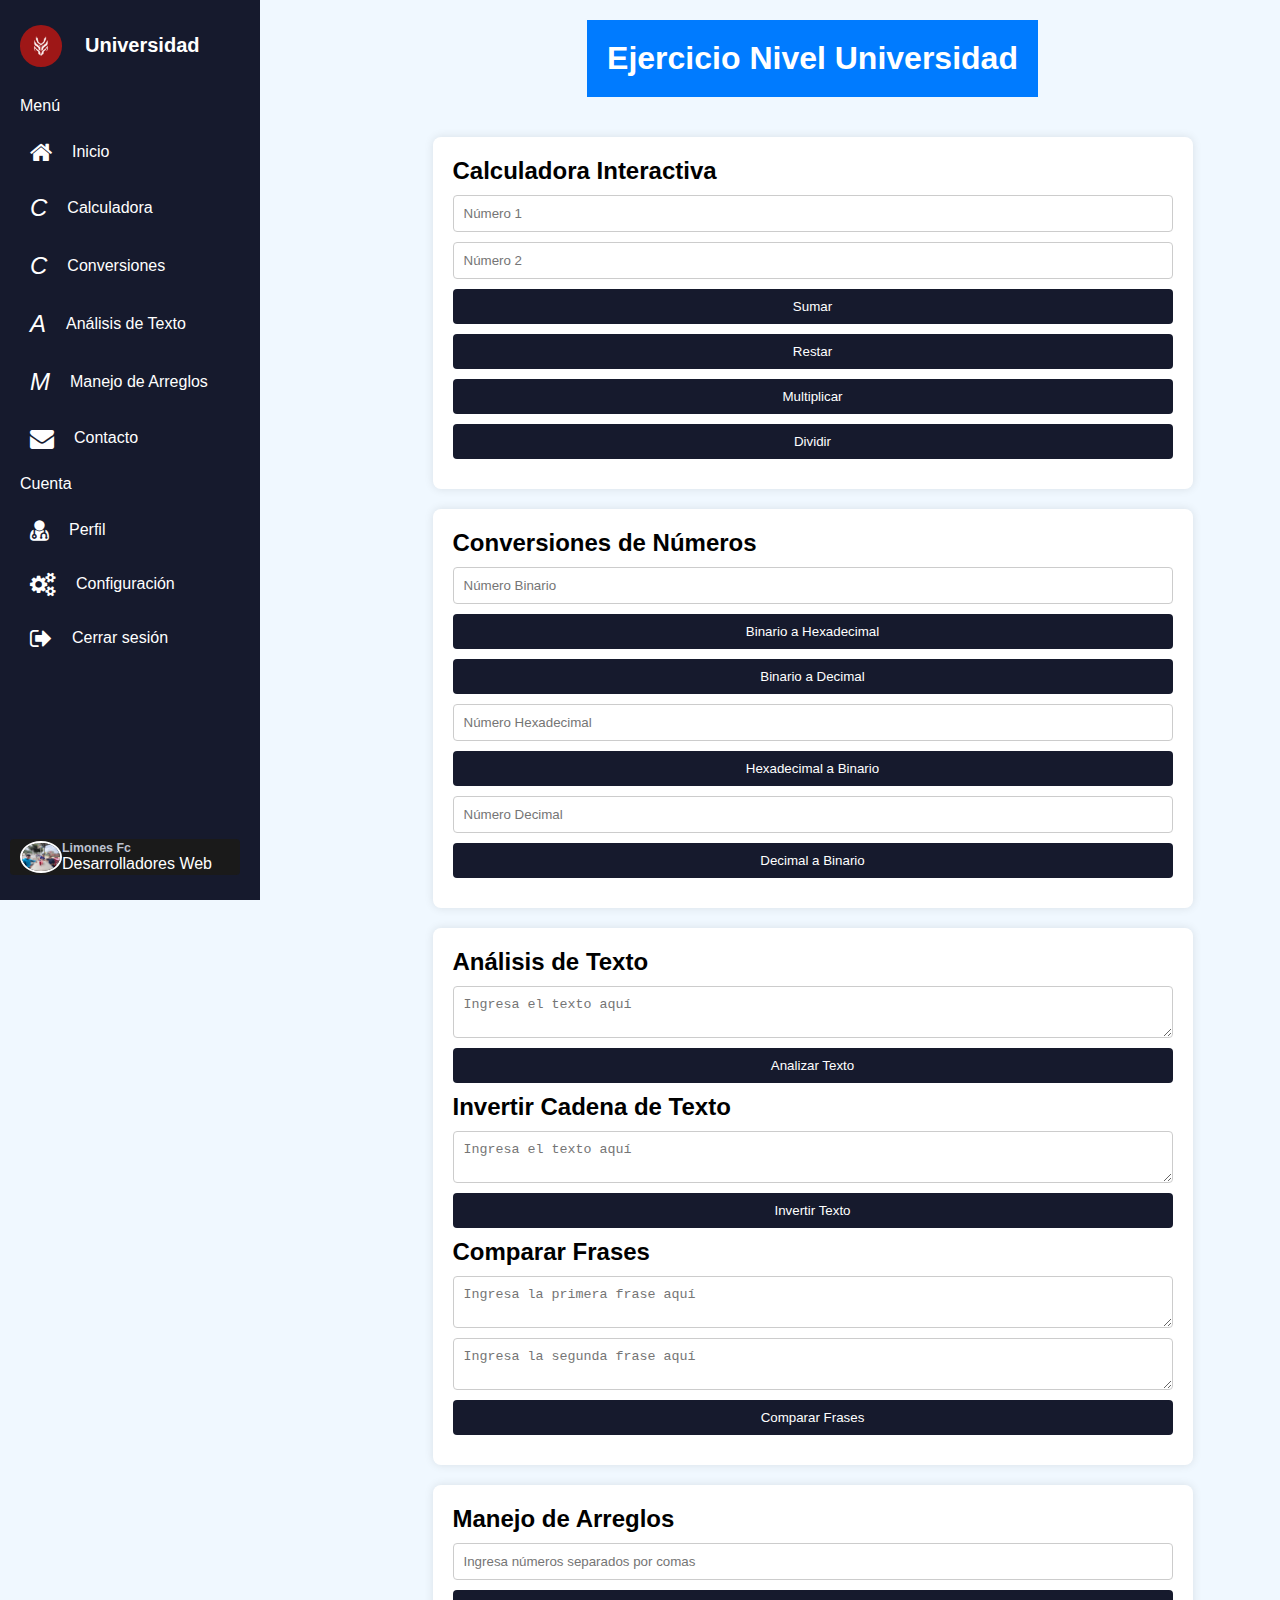
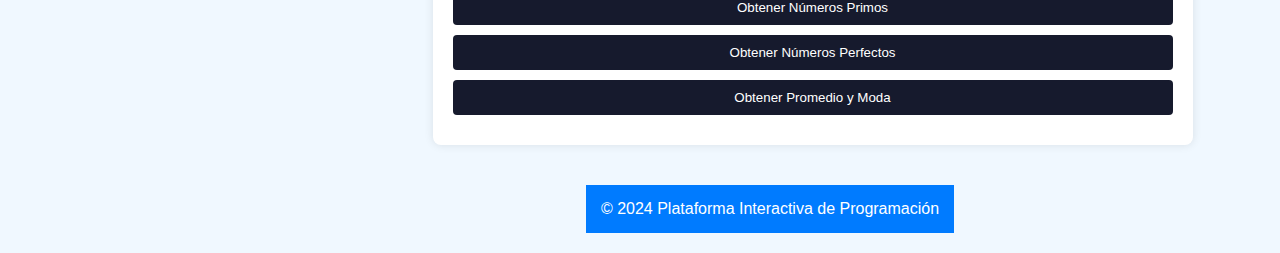
<file: NivelUniversidad.html>
<!DOCTYPE html>
<html lang="en">
<head>
    <meta charset="UTF-8">
    <meta name="viewport" content="width=device-width, initial-scale=1.0">
    <title>Ejercicios Nivel Universidad</title>
    <link rel="stylesheet" href="css/styles.css">
    <link rel="stylesheet" href="css/math-game.css">
    <link rel="stylesheet" href="css/stylem.css">
    <link rel="stylesheet" href="https://cdnjs.cloudflare.com/ajax/libs/font-awesome/4.7.0/css/font-awesome.min.css">
</head>
<body>
        <!-- Sidebar -->
        <aside class="sidebar">
            <div class="sidebar-header">
                <img src="./img/logo2.png" alt="logo">
                <h2>Universidad</h2>
            </div>
            <ul class="sidebar-links">
                <h4>
                    <span>Menú</span>
                    <div class="menu-separator"></div>
                </h4>
                <li>
                    <a href="inicio.html">
                        <i class="fa fa-home"></i>
                        Inicio
                    </a>
                </li>
                <li><a href="#calculadora"><i class="icon">C</i> <span>Calculadora</span></a></li>
                <li><a href="#conversiones"><i class="icon">C</i> <span>Conversiones</span></a></li>
                <li><a href="#analisis-texto"><i class="icon">A</i> <span>Análisis de Texto</span></a></li>
                <li><a href="#manejo-arreglos"><i class="icon">M</i> <span>Manejo de Arreglos</span></a></li>
                <li>
                    <a href="contacto.html">
                        <i class="fa fa-envelope"></i>
                        Contacto
                    </a>
                </li>
                <h4> 
                    <span>Cuenta</span>
                    <div class="menu-separator"></div>
                </h4>
                <li>
                    <a href="login.html">
                        <i class="fa fa-user-md"></i>
                        Perfil
                    </a>
                </li>
                <li>
                    <a href="#">
                        <i class="fa fa-cogs"></i>
                        Configuración
                    </a>
                </li>
                <li>
                    <a href="#">
                        <i class="fa fa-sign-out"></i>
                        Cerrar sesión
                    </a>
                </li>
            </ul>
            <div class="user-account">
                <div class="user-profile">
                    <img src="./img/user.jpeg" alt="Profile">
                    <div class="user-details">
                        <h3>Limones Fc</h3>
                        <span>Desarrolladores Web</span>
                    </div>
                </div>
            </div>
        </aside>
    <div class="content">
        <header>
            <h1>Ejercicio Nivel Universidad</h1>
        </header>

        <main>
            <section id="calculadora">
                <h2>Calculadora Interactiva</h2>
                <input type="number" id="num1" placeholder="Número 1">
                <input type="number" id="num2" placeholder="Número 2">
                <button onclick="calculate('add')">Sumar</button>
                <button onclick="calculate('subtract')">Restar</button>
                <button onclick="calculate('multiply')">Multiplicar</button>
                <button onclick="calculate('divide')">Dividir</button>
                <p id="calc-result"></p>
            </section>

            <section id="conversiones">
                <h2>Conversiones de Números</h2>
                <input type="text" id="binary" placeholder="Número Binario">
                <button onclick="convert('binaryToHex')">Binario a Hexadecimal</button>
                <button onclick="convert('binaryToDecimal')">Binario a Decimal</button>
                <input type="text" id="hexadecimal" placeholder="Número Hexadecimal">
                <button onclick="convert('hexToBinary')">Hexadecimal a Binario</button>
                <input type="text" id="decimal" placeholder="Número Decimal">
                <button onclick="convert('decimalToBinary')">Decimal a Binario</button>
                <p id="conv-result"></p>
            </section>

            <section id="analisis-texto">
                <h2>Análisis de Texto</h2>
                <textarea id="text" placeholder="Ingresa el texto aquí"></textarea>
                <button onclick="analyzeText()">Analizar Texto</button>
                <p id="text-result"></p>
                
                <h2>Invertir Cadena de Texto</h2>
                <textarea id="invert-text" placeholder="Ingresa el texto aquí"></textarea>
                <button onclick="invertText()">Invertir Texto</button>
                <p id="invert-result"></p>
                
                <h2>Comparar Frases</h2>
                <textarea id="phrase1" placeholder="Ingresa la primera frase aquí"></textarea>
                <textarea id="phrase2" placeholder="Ingresa la segunda frase aquí"></textarea>
                <button onclick="comparePhrases()">Comparar Frases</button>
                <p id="compare-result"></p>
            </section>

            <section id="manejo-arreglos">
                <h2>Manejo de Arreglos</h2>
                <input type="text" id="array-input" placeholder="Ingresa números separados por comas">
                <button onclick="analyzeArray('primes')">Obtener Números Primos</button>
                <button onclick="analyzeArray('perfects')">Obtener Números Perfectos</button>
                <button onclick="analyzeArray('stats')">Obtener Promedio y Moda</button>
                <p id="array-result"></p>
            </section>
        </main>

        <footer>
            <p>&copy; 2024 Plataforma Interactiva de Programación</p>
        </footer>
    </div>

    <script src="js/script.js"></script>
</body>
</html>
</file>
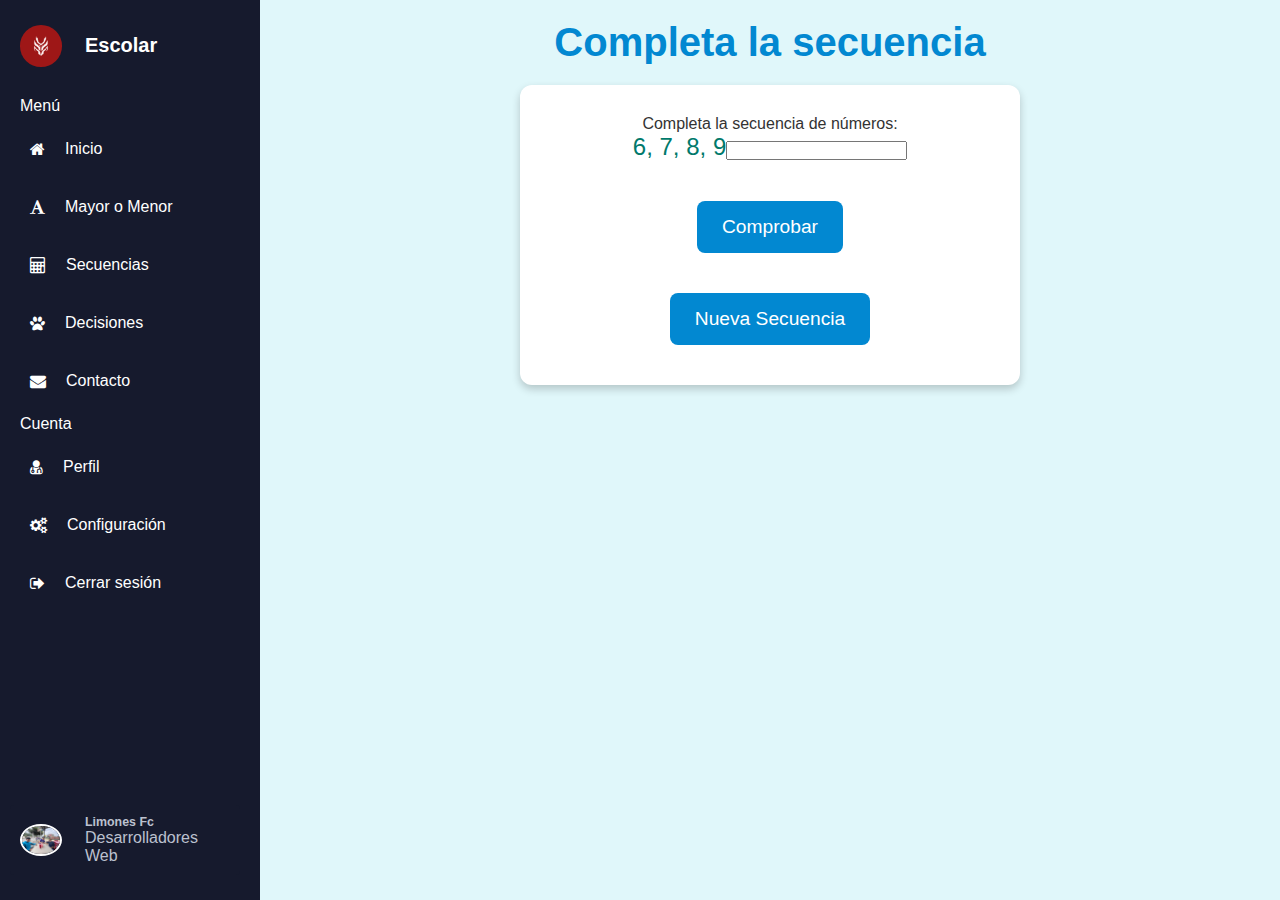
<file: secuencia.html>
<!DOCTYPE html>
<html lang="en">
<head>
    <meta charset="UTF-8">
    <meta name="viewport" content="width=device-width, initial-scale=1.0">
    <title>Educación Inicial</title>
    <link rel="stylesheet" href="./css/secuencia.css">
    <link rel="stylesheet" href="https://cdnjs.cloudflare.com/ajax/libs/font-awesome/4.7.0/css/font-awesome.min.css">
</head>
<body>
    <!-- Sidebar -->
    <aside class="sidebar">
        <div class="sidebar-header">
            <img src="./img/logo2.png" alt="logo">
            <h2>Escolar</h2>
        </div>
        <ul class="sidebar-links">
            <h4>
                <span>Menú</span>
                <div class="menu-separator"></div>
            </h4>
            <li>
                <a href="inicio.html">
                    <i class="fa fa-home"></i>
                    Inicio
                </a>
            </li>
            <li>
                <a href="mayor.html">
                    <i class="fa fa-font"></i>
                    Mayor o Menor
                </a>
            </li>
            <li>
                <a href="secuencia.html">
                    <i class="fa fa-calculator"></i>
                    Secuencias
                </a>
            </li>
            <li>
                <a href="decisiones.html">
                    <i class="fa fa-paw"></i>
                    Decisiones
                </a>
            </li>
            <li>
                <a href="indexcon.html">
                    <i class="fa fa-envelope"></i>
                    Contacto
                </a>
            </li>
            <h4> 
                <span>Cuenta</span>
                <div class="menu-separator"></div>
            </h4>
            <li>
                <a href="login.html">
                    <i class="fa fa-user-md"></i>
                    Perfil
                </a>
            </li>
            <li>
                <a href="#">
                    <i class="fa fa-cogs"></i>
                    Configuración
                </a>
            </li>
            <li>
                <a href="#">
                    <i class="fa fa-sign-out"></i>
                    Cerrar sesión
                </a>
            </li>
        </ul>
        <div class="user-account">
            <div class="user-profile">
                <img src="./img/user.jpeg" alt="Profile">
                <div class="user-details">
                    <h3>Limones Fc</h3>
                    <span>Desarrolladores Web</span>
                </div>
            </div>
        </div>
    </aside>

    <!-- Main Content -->
    <main>
        <h1>Completa la secuencia</h1>
        <div class="sequence-game">
            <p>Completa la secuencia de números:</p>
            <div id="sequence-container">
                <!-- Secuencia generada aquí -->
            </div>
            <form id="sequence-form">
                <button type="submit">Comprobar</button>
            </form>
            <div id="result"></div>
            <button id="new-sequence">Nueva Secuencia</button>
        </div>
    </main>

    <script src="./js/secuencia.js"></script>
</body>
</html>
</file>
<file: css/style.css>
* {
    padding: 0;
    margin: 0;
    box-sizing: border-box;
}

body {
    min-height: 100vh;
    background-color: aliceblue;
    display: flex;
}

.sidebar {
    position: fixed;
    top: 0;
    left: 0;
    width: 85px;
    height: 100%;
    display: flex;
    background: #161a2d;
    flex-direction: column;
    overflow-x: hidden;
    padding: 25px 20px;
    transition: all 0.4s ease;
}

.sidebar:hover {
    width: 260px;
}

.sidebar .sidebar-header img {
    border-radius: 50%;
    width: 42px;
}

.sidebar .sidebar-header {
    align-items: center;
    display: flex;
}

.sidebar .sidebar-header h2 {
    color: #fff;
    font-weight: 600;
    font-size: 1.25rem;
    margin-left: 23px;
    white-space: nowrap;
}

.sidebar-links h4 {
    color: #fff;
    white-space: nowrap;
    font-weight: 500;
    position: relative;
    margin: 10px 0;
}

.sidebar-links h4 span {
    opacity: 0;
}

.sidebar:hover .sidebar-links h4 span {
    opacity: 1;
}

.sidebar-links .menu-separator {
    position: absolute;
    top: 50%;
    width: 100%;
    left: 0;
    height: 1px;
    transform: translateY(-50%);
    transform: scaleX(1);
    transition: 0.2s;
    transform-origin: right;
}

.sidebar:hover .sidebar-links .menu-separator {
    transform: scaleX(0);
    transition-delay: 0s;
}

.sidebar-links {
    list-style: none;
    height: 80%;
    margin-top: 20px;
    scrollbar-width: none;
    overflow-y: auto;
}

.sidebar-links ::-webkit-scrollbar {
    display: none;
}

.sidebar-links li a {
    display: flex;
    align-items: center;
    color: #fff;
    gap: 0 20px;
    white-space: nowrap;
    padding: 15px 10px;
    font-weight: 500;
    text-decoration: none;
    transition: 0.2s ease;
}

.sidebar-links li a:hover {
    color: #161a2d;
    border-radius: 4px;
    background: #fff;
}

.user-account {
    padding: 2px 10px;
    margin-top: auto;
    margin-left: -10px;
}

.user-profile {
    align-items: center;
    display: flex;
    color: #fff;
}

.user-profile img {
    border: 2px solid #fff;
    width: 42px;
    border-radius: 50%;
}

.user-profile h3 {
    font-weight: 600;
    font-size: 0.775rem;
    color: #bcc1cf;
}

.user-detail {
    margin-left: 23px;
    white-space: nowrap;
}

.sidebar:hover .user-account {
    background: #0c0000;
    border-radius: 4px;
}

/* Estilos para el contenido principal */
.content {
    margin-left: 85px;
    padding: 20px;
    transition: margin-left 0.4s ease;
    width: calc(100% - 85px);
}

.sidebar:hover ~ .content {
    margin-left: 260px;
    width: calc(100% - 260px);
}

.content header {
    margin-bottom: 20px;
}

.content h1 {
    font-size: 2rem;
    color: #333;
}

section {
    margin-bottom: 20px;
}

section h2 {
    font-size: 1.5rem;
    color: #444;
    margin-bottom: 10px;
}

section p, section ul {
    font-size: 1rem;
    color: #555;
    line-height: 1.5;
}

section ul {
    list-style-type: disc;
    padding-left: 20px;
}

section ul li {
    margin-bottom: 5px;
}

footer {
    text-align: center;
    margin-top: 20px;
    font-size: 0.875rem;
    color: #666;
    border-top: 1px solid #ddd;
    padding-top: 10px;
}
</file>
<file: css/contacto.css>
* {
    margin: 0;
    padding: 0;
    box-sizing: border-box;
}

body {
    display: flex;
    align-items: center;
    justify-content: center;
    min-height: 100vh;
    background: #000000;
}

.sidebar {
    position: fixed;
    top: 0;
    left: 0;
    width: 85px;
    height: 100%;
    display: flex;
    background: #161a2d;
    flex-direction: column;
    overflow-x: hidden;
    padding: 25px 20px;
    transition: all 0.4s ease;
}

.sidebar:hover {
    width: 260px;
}

.sidebar .sidebar-header img {
    border-radius: 50%;
    width: 42px;
}

.sidebar .sidebar-header {
    align-items: center;
    display: flex;
}

.sidebar .sidebar-header h2 {
    color: #fff;
    font-weight: 600;
    font-size: 1.25rem;
    margin-left: 23px;
    white-space: nowrap;
}

.sidebar-links h4 {
    color: #fff;
    white-space: nowrap;
    font-weight: 500;
    position: relative;
    margin: 10px 0;
}

.sidebar-links h4 span {
    opacity: 0;
}

.sidebar:hover .sidebar-links h4 span {
    opacity: 1;
}

.sidebar-links .menu-separator {
    position: absolute;
    top: 50%;
    width: 100%;
    left: 0;
    height: 1px;
    transform: translateY(-50%);
    transform: scaleX(1);
    transition: 0.2s;
    transform-origin: right;
}

.sidebar-links {
    list-style: none;
    height: 80%;
    margin-top: 20px;
    scrollbar-width: none;
    overflow-y: auto;
}

.sidebar-links::-webkit-scrollbar {
    display: none;
}

.sidebar-links li a {
    display: flex;
    align-items: center;
    color: #fff;
    gap: 0 20px;
    white-space: nowrap;
    padding: 15px 10px;
    font-weight: 500;
    text-decoration: none;
    transition: 0.2s ease;
}

.sidebar-links li a:hover {
    color: #161a2d;
    border-radius: 4px;
    background: #fff;
}

.user-account {
    padding: 2px 10px;
    margin-top: auto;
    margin-left: -10px;
}

.user-profile {
    align-items: center;
    display: flex;
    color: #fff;
}

.user-profile img {
    border: 2px solid #fff;
    width: 42px;
    border-radius: 50%;
}

.user-profile h3 {
    font-weight: 600;
    font-size: 0.775rem;
    color: #bcc1cf;
}

.user-details {
    margin-left: 23px;
    white-space: nowrap;
}

.main-content {
    margin-left: 85px;
    padding: 20px;
    display: flex;
    justify-content: center;
    align-items: center;
    width: calc(100% - 85px);
    height: 100vh;
    transition: margin-left 0.4s ease;
}

.sidebar:hover ~ .main-content {
    margin-left: 260px;
    width: calc(100% - 260px);
}

.slide-wrapper {
    overflow: hidden;
    max-width: 1200px; 
    margin: 0 70px 55px;
}

.card-list .card-item {
    height: auto;
    color: #fff;
    user-select: none;
    padding: 30px;
    display: flex;
    flex-direction: column;
    align-items: center; 
    justify-content: center;
    border-radius: 10px;
    backdrop-filter: blur(30px);
    background: rgba(255, 255, 255, 0.2);
    border: 1px solid rgba(255, 255, 255, 0.5);
}

.card-list .card-item .user-image {
    width: 130px;
    height: 130px;
    border-radius: 50%;
    margin-bottom: 40px;
    border: 3px solid #fff;
    padding: 4px;
}

.card-list .card-item .user-profession {
    font-size: 1.15rem;
    color: white;
    font-weight: 500;
    margin: 14px 0 40px;
}

.card-list .card-item .message-button {
    font-size: 1.25rem;
    padding: 10px 35px;
    color: #030728;
    border-radius: 6px;
    font-weight: 500;
    cursor: pointer;
    background: #f6630e;
    border: 1px solid transparent;
    transition: 0.2s ease;
}

.card-list .card-item .message-button:hover {
    background: rgba(240, 240, 240, 0.1);
    border: 1px solid #bf7d7d;
    color: #fff;
}

.swiper-pagination-bullet {
    background: tomato;
    height: 13px;
    opacity: 0.5;
}

.swiper-pagination-bullet-active {
    opacity: 1;
}

.swiper-button-next,
.swiper-button-prev {
    color: tomato;
}

@media (max-width: 768px) {
    .slide-wrapper {
        margin: 0 10px 40px;
    }

    .swiper-slide-button {
        display: none;
    }
}
</file>
<file: css/desiciones.css>
/* Estilos Generales */
* {
    padding: 0;
    margin: 0;
    box-sizing: border-box;
}

body {
    min-height: 100vh;
    background-color: #e0f7fa;
    font-family: 'Arial', sans-serif;
    color: #333;
}

/* Sidebar */
.sidebar {
    position: fixed;
    top: 0;
    left: 0;
    width: 85px;
    height: 100%;
    background: #161a2d;
    display: flex;
    flex-direction: column;
    overflow-x: hidden;
    padding: 25px 20px;
    transition: all 0.4s ease;
}

.sidebar:hover {
    width: 260px;
}

.sidebar-header {
    display: flex;
    align-items: center;
    flex-direction: column;
}

.sidebar-header img {
    border-radius: 50%;
    width: 42px;
}

.sidebar-header h2 {
    color: #fff;
    font-weight: 600;
    font-size: 1.25rem;
    margin-top: 10px;
}

/* Links en la barra lateral */
.sidebar-links {
    list-style: none;
    height: 80%;
    margin-top: 20px;
    padding: 0;
    overflow-y: auto;
    scrollbar-width: none;
}

.sidebar-links::-webkit-scrollbar {
    display: none;
}

.sidebar-links h4 {
    color: #fff;
    font-weight: 500;
    margin: 10px 0;
    position: relative;
    white-space: nowrap;
}

.sidebar-links h4 span {
    opacity: 0;
    transition: opacity 0.2s ease;
}

.sidebar:hover .sidebar-links h4 span {
    opacity: 1;
}

.sidebar-links .menu-separator {
    position: absolute;
    top: 50%;
    width: 100%;
    left: 0;
    height: 1px;
    background-color: #fff;
    transform: translateY(-50%) scaleX(1);
    transition: transform 0.2s ease;
    transform-origin: right;
}

.sidebar:hover .sidebar-links .menu-separator {
    transform: scaleX(0);
    transition-delay: 0s;
}

.sidebar-links li {
    margin: 10px 0;
}

.sidebar-links li a {
    display: flex;
    align-items: center;
    color: #fff;
    gap: 0 20px;
    padding: 15px 10px;
    font-weight: 500;
    text-decoration: none;
    transition: background 0.2s ease, color 0.2s ease;
    border-radius: 4px;
}

.sidebar-links li a:hover {
    color: #161a2d;
    background: #fff;
}

/* Estilo de la cuenta de usuario */
.user-account {
    padding: 10px;
    margin-top: auto;
    background: #161a2d;
    border-radius: 4px;
}

.user-profile {
    display: flex;
    align-items: center;
    color: #fff;
}

.user-profile img {
    border: 2px solid #fff;
    width: 42px;
    border-radius: 50%;
}

.user-details {
    margin-left: 10px;
}

.user-details h3 {
    font-weight: 600;
    font-size: 0.775rem;
    color: #bcc1cf;
}

.user-details span {
    display: block;
    color: #bcc1cf;
}

/* Main Content */
main {
    margin-left: 85px;
    padding: 20px;
    transition: margin-left 0.4s ease;
}

.sidebar:hover + main {
    margin-left: 260px;
}

h1 {
    font-size: 2.5em;
    font-weight: bold;
    color: #0288d1;
    text-align: center;
    margin-bottom: 20px;
}

/* Game Section */
.container {
    text-align: center;
}

.scenario {
    background-color: #ffffff;
    padding: 20px;
    border-radius: 12px;
    box-shadow: 0 4px 8px rgba(0, 0, 0, 0.2);
    margin-bottom: 20px;
    font-size: 1.5em;
    color: #00796b;
}

.options button {
    background-color: #0288d1;
    color: white;
    border: none;
    border-radius: 8px;
    padding: 15px 25px;
    font-size: 1.25em;
    cursor: pointer;
    margin: 5px;
    transition: background-color 0.3s ease;
}

.options button:hover {
    background-color: #0277bd;
}

#result {
    font-size: 1.3em;
    color: #d32f2f;
    margin-top: 20px;
}

/* Botón Nueva Pregunta */
#new-scenario {
    background-color:  #0288d1;
    color: white;
    border: none;
    border-radius: 8px;
    padding: 15px 25px;
    font-size: 1.25em;
    cursor: pointer;
    margin-top: 20px;
    transition: background-color 0.3s ease;
}

#new-scenario:hover {
    background-color: #0277bd;
}
</file>
<file: css/stylem.css>
* {
    padding: 0;
    margin: 0;
    box-sizing: border-box;
}

body {
    min-height: 100vh;
    background-color: aliceblue;
}

.sidebar {
    position: fixed;
    top: 0;
    left: 0;
    width: 85px;
    height: 100%;
    display: flex;
    background: #161a2d;
    flex-direction: column;
    overflow-x: hidden;
    padding: 25px 20px;
    transition: all 0.4s ease;
}

.sidebar:hover {
    width: 260px;
}

.sidebar .sidebar-header img {
    border-radius: 50%;
    width: 42px;
}

.sidebar .sidebar-header {
    align-items: center;
    display: flex;
}

.sidebar .sidebar-header h2 {
    color: #fff;
    font-weight: 600;
    font-size: 1.25rem;
    margin-left: 23px;
    white-space: nowrap;
}

.sidebar-links h4 {
    color: #fff;
    white-space: nowrap;
    font-weight: 500;
    position: relative;
    margin: 10px 0;
}

.sidebar-links h4 span {
    opacity: 0;
}

.sidebar:hover .sidebar-links h4 span {
    opacity: 1;
}

.sidebar-links .menu-seperator {
    position: absolute;
    top: 50%;
    width: 100%;
    left: 0;
    height: 1px;
    transform: translateY(-50%);
    transform: scaleX(1);
    transition: 0.2s;
    transform-origin: right;
}

.sidebar-hover .sidebar-links .menu-seperator {
    transform: scaleX(0);
    transition-delay: 0s;
}

.sidebar-links {
    list-style: none;
    height: 80%;
    margin-top: 20px;
    scrollbar-width: none;
    overflow-y: auto;
}

.sidebar-links ::-webkit-scrollbar {
    display: none;
}

.sidebar-links li a {
    display: flex;
    align-items: center;
    color: #fff;
    gap: 0 20px;
    white-space: nowrap;
    padding: 15px 10px;
    font-weight: 500;
    text-decoration: none;
    transition: 0.2s ease;
}

.sidebar-links li a:hover {
    color: #161a2d;
    border-radius: 4px;
    background: #fff;
}

.user-account {
    padding: 2px 10px;
    margin-top: auto;
    margin-left: -10px;
}

.user-profile {
    align-items: center;
    display: flex;
    color: #fff;
}

.user-profile img {
    border: 2px solid #fff;
    width: 42px;
    border-radius: 50%;
}

.user-profile h3 {
    font-weight: 600;
    font-size: 0.775rem;
    color: #bcc1cf;
}

.user-detail {
    margin-left: 23px;
    white-space: nowrap;
}

.sidebar-hover .user-account {
    background: #0c0000;
    border-radius: 4px;
}

main {
    margin-left: 85px;
    padding: 20px;
    transition: margin-left 0.4s ease;
}

.sidebar:hover + main {
    margin-left: 260px;
}
.response {
    margin-top: 10px;
    padding: 10px;
    background: #f0f0f0;
    border: 1px solid #ccc;
    border-radius: 4px;
}
</file>
<file: css/math-game.css>
* {
    padding: 0;
    margin: 0;
    box-sizing: border-box;
}

body {
    min-height: 100vh;
    background-color: #f0f8ff;
    font-family: 'Arial', sans-serif;
}

/* Sidebar */
.sidebar {
    position: fixed;
    top: 0;
    left: 0;
    width: 85px;
    height: 100%;
    display: flex;
    background: #161a2d;
    flex-direction: column;
    overflow-x: hidden;
    padding: 25px 20px;
    transition: all 0.4s ease;
}

.sidebar:hover {
    width: 260px;
}

.sidebar .sidebar-header img {
    border-radius: 50%;
    width: 50px;
}

.sidebar .sidebar-header {
    display: flex;
    align-items: center;
}

.sidebar .sidebar-header h2 {
    color: #fff;
    font-weight: 600;
    font-size: 1.25rem;
    margin-left: 20px;
    white-space: nowrap;
}

.sidebar-links h4 {
    color: #fff;
    font-weight: 500;
    margin: 10px 0;
    position: relative;
    white-space: nowrap;
}

.sidebar-links h4 span {
    opacity: 0;
    transition: opacity 0.2s ease;
}

.sidebar:hover .sidebar-links h4 span {
    opacity: 1;
}

.sidebar-links .menu-seperator {
    position: absolute;
    top: 50%;
    width: 100%;
    left: 0;
    height: 1px;
    background-color: #fff;
    transform: translateY(-50%) scaleX(1);
    transition: transform 0.2s;
    transform-origin: right;
}

.sidebar:hover .sidebar-links .menu-seperator {
    transform: scaleX(0);
    transition-delay: 0s;
}

.sidebar-links {
    list-style: none;
    height: 80%;
    margin-top: 20px;
    overflow-y: auto;
    scrollbar-width: none;
}

.sidebar-links::-webkit-scrollbar {
    display: none;
}

.sidebar-links li a {
    display: flex;
    align-items: center;
    color: #fff;
    gap: 15px;
    white-space: nowrap;
    padding: 15px 10px;
    font-weight: 500;
    text-decoration: none;
    transition: color 0.2s ease, background 0.2s ease;
}

.sidebar-links li a:hover {
    color: #007bff;
    border-radius: 4px;
    background: #fff;
}

.user-account {
    padding: 2px 10px;
    margin-top: auto;
    margin-left: -10px;
}

.user-profile {
    display: flex;
    align-items: center;
    color: #fff;
}

.user-profile img {
    border: 2px solid #fff;
    width: 50px;
    border-radius: 50%;
}

.user-profile h3 {
    font-weight: 600;
    font-size: 0.9rem;
    color: #bdc3c7;
}

.user-detail {
    margin-left: 15px;
    white-space: nowrap;
}

.sidebar:hover .user-account {
    background: #1a1a1a;
    border-radius: 4px;
}

/* Main Content */
main {
    margin-left: 85px;
    padding: 20px;
    transition: margin-left 0.4s ease;
}

.sidebar:hover + main {
    margin-left: 260px;
}

header {
    background: #007bff;
    color: #fff;
    padding: 20px;
    text-align: center;
    margin-left: 85px;
    transition: margin-left 0.4s ease;
}

header h1 {
    margin: 0;
    font-size: 2em;
    font-weight: 800;
}

/* Game Section */
#matematicas {
    background-color: #fff;
    padding: 20px;
    border-radius: 8px;
    box-shadow: 0 4px 10px rgba(0, 0, 0, 0.2);
    margin: 20px auto 0;
    max-width: 600px;
    text-align: center;
}

#matematicas h2 {
    background: #007bbf;
    color: #fff;
    padding: 30px;
    text-align: center;
    margin: 0 85px;
    transition: margin 0.4s ease;
}

.tabla-suma {
    display: flex;
    flex-direction: column;
    align-items: center;
}

.tabla-suma h3 {
    margin-bottom: 10px;
}

#suma-interactiva {
    margin-bottom: 20px;
    font-size: 2em;
    color: #007bff;
    font-weight: bold;
}

.tabla-suma input, .tabla-suma button {
    padding: 10px;
    font-size: 1em;
    margin: 5px;
    border: 1px solid #ddd;
    border-radius: 5px;
    width: 100%;
    max-width: 300px;
}

.tabla-suma button {
    background-color: #007bff;
    color: #fff;
    cursor: pointer;
    transition: background-color 0.2s ease;
}

.tabla-suma button:hover {
    background-color: #0056b3;
}

#resultado {
    margin-top: 10px;
    font-size: 1.2em;
    color: #d9534f;
}

footer {
    background: #007bff;
    color: #fff;
    padding: 15px;
    text-align: center;
    margin-top: 20px;
}
.response {
    margin-top: 10px;
    padding: 10px;
    background: #f0f0f0;
    border: 1px solid #ccc;
    border-radius: 4px;
}
</file>
<file: css/styles.css>
* {
    padding: 0;
    margin: 0;
    box-sizing: border-box;
}

body {
    min-height: 100vh;
    background-color: aliceblue;
    display: flex;
}

.sidebar {
    position: fixed;
    top: 0;
    left: 0;
    width: 85px;
    height: 100%;
    display: flex;
    background: #161a2d;
    flex-direction: column;
    overflow-x: hidden;
    padding: 25px 20px;
    transition: all 0.4s ease;
}

.sidebar:hover {
    width: 260px;
}

.sidebar .sidebar-header img {
    border-radius: 50%;
    width: 42px;
}

.sidebar .sidebar-header {
    align-items: center;
    display: flex;
}

.sidebar .sidebar-header h2 {
    color: #fff;
    font-weight: 600;
    font-size: 1.25rem;
    margin-left: 23px;
    white-space: nowrap;
    opacity: 0;
    transition: opacity 0.4s ease;
}

.sidebar:hover .sidebar-header h2 {
    opacity: 1;
}

.sidebar-links h4 {
    color: #fff;
    white-space: nowrap;
    font-weight: 500;
    position: relative;
    margin: 10px 0;
}

.sidebar-links h4 span {
    opacity: 0;
    transition: opacity 0.4s ease;
}

.sidebar:hover .sidebar-links h4 span {
    opacity: 1;
}

.sidebar-links .menu-seperator {
    position: absolute;
    top: 50%;
    width: 100%;
    left: 0;
    height: 1px;
    transform: translateY(-50%);
    transform: scaleX(1);
    transition: 0.2s;
    transform-origin: right;
}

.sidebar-links {
    list-style: none;
    height: 80%;
    margin-top: 20px;
    scrollbar-width: none;
    overflow-y: auto;
}

.sidebar-links ::-webkit-scrollbar {
    display: none;
}

.sidebar-links li a {
    display: flex;
    align-items: center;
    color: #fff;
    gap: 0 20px;
    white-space: nowrap;
    padding: 15px 10px;
    font-weight: 500;
    text-decoration: none;
    transition: 0.2s ease;
}

.sidebar-links li a i {
    font-size: 1.5rem; /* Adjust the icon size as needed */
}

.sidebar-links li a span {
    display: none;
    transition: display 0.4s ease;
}

.sidebar:hover .sidebar-links li a span {
    display: inline;
}

.sidebar-links li a:hover {
    color: #161a2d;
    border-radius: 4px;
    background: #fff;
}

.sidebar-links li a:hover i {
    color: #161a2d; /* Icon color on hover */
}

.user-account {
    padding: 2px 10px;
    margin-top: auto;
    margin-left: -10px;
}

.user-profile {
    align-items: center;
    display: flex;
    color: #fff;
}

.user-profile img {
    border: 2px solid #fff;
    width: 42px;
    border-radius: 50%;
}

.user-profile h3 {
    font-weight: 600;
    font-size: 0.775rem;
    color: #bcc1cf;
}

.user-detail {
    margin-left: 23px;
    white-space: nowrap;
    opacity: 0;
    transition: opacity 0.4s ease;
}

.sidebar:hover .user-detail {
    opacity: 1;
}

.sidebar-hover .user-account {
    background: #0c0000;
    border-radius: 4px;
}

/* Additional styles for content */

.content {
    margin-left: 85px; /* width of the sidebar */
    padding: 20px;
    transition: margin-left 0.4s ease;
    display: flex;
    flex-direction: column;
    align-items: center;
    width: calc(100% - 85px); /* Adjusting the width of the content */
}

.sidebar:hover ~ .content {
    margin-left: 260px; /* width of the expanded sidebar */
    width: calc(100% - 260px); /* Adjusting the width of the content */
}

header {
    text-align: center;
    margin-bottom: 20px;
}

main {
    display: flex;
    flex-direction: column;
    gap: 20px;
    width: 100%;
    max-width: 800px;
}

section {
    background: #fff;
    padding: 20px;
    border-radius: 8px;
    box-shadow: 0 0 10px rgba(0, 0, 0, 0.1);
    width: 100%;
}

section h2 {
    margin-bottom: 10px;
}

section input,
section textarea,
section button {
    display: block;
    width: 100%;
    margin-bottom: 10px;
    padding: 10px;
    border: 1px solid #ccc;
    border-radius: 4px;
}

section button {
    background: #161a2d;
    color: #fff;
    border: none;
    cursor: pointer;
    transition: background 0.3s ease;
}

section button:hover {
    background: #1f243a;
}

section p {
    margin-top: 10px;
}

footer {
    text-align: center;
    margin-top: 20px;
}
</file>
<file: css/mayor.css>
/* Reset y configuraciones generales */
* {
    padding: 0;
    margin: 0;
    box-sizing: border-box;
}

body {
    min-height: 100vh;
    background-color: #e0f7fa;
    font-family: 'Arial', sans-serif;
    color: #333;
}

/* Sidebar */
.sidebar {
    position: fixed;
    top: 0;
    left: 0;
    width: 85px;
    height: 100%;
    background: #161a2d;
    display: flex;
    flex-direction: column;
    overflow-x: hidden;
    padding: 25px 20px;
    transition: all 0.4s ease;
}

.sidebar:hover {
    width: 260px;
}

.sidebar-header {
    display: flex;
    align-items: center;
}

.sidebar-header img {
    border-radius: 50%;
    width: 42px;
}

.sidebar-header h2 {
    color: #fff;
    font-weight: 600;
    font-size: 1.25rem;
    margin-left: 23px;
    white-space: nowrap;
}

/* Links en la barra lateral */
.sidebar-links {
    list-style: none;
    height: 80%;
    margin-top: 20px;
    padding: 0;
    overflow-y: auto;
    scrollbar-width: none;
}

.sidebar-links::-webkit-scrollbar {
    display: none;
}

.sidebar-links h4 {
    color: #fff;
    font-weight: 500;
    margin: 10px 0;
    position: relative;
    white-space: nowrap;
}

.sidebar-links h4 span {
    opacity: 0;
    transition: opacity 0.2s ease;
}

.sidebar:hover .sidebar-links h4 span {
    opacity: 1;
}

.sidebar-links .menu-separator {
    position: absolute;
    top: 50%;
    width: 100%;
    left: 0;
    height: 1px;
    background-color: #fff;
    transform: translateY(-50%) scaleX(1);
    transition: transform 0.2s ease;
    transform-origin: right;
}

.sidebar:hover .sidebar-links .menu-separator {
    transform: scaleX(0);
    transition-delay: 0s;
}

.sidebar-links li {
    margin: 10px 0;
}

.sidebar-links li a {
    display: flex;
    align-items: center;
    color: #fff;
    gap: 0 20px;
    padding: 15px 10px;
    font-weight: 500;
    text-decoration: none;
    transition: background 0.2s ease, color 0.2s ease;
    border-radius: 4px;
}

.sidebar-links li a:hover {
    color: #161a2d;
    background: #fff;
}

/* Estilo de la cuenta de usuario */
.user-account {
    padding: 10px;
    margin-top: auto;
    margin-left: -10px;
    background: #161a2d;
    border-radius: 4px;
}

.user-profile {
    display: flex;
    align-items: center;
    color: #fff;
}

.user-profile img {
    border: 2px solid #fff;
    width: 42px;
    border-radius: 50%;
}

.user-details {
    margin-left: 23px;
}

.user-details h3 {
    font-weight: 600;
    font-size: 0.775rem;
    color: #bcc1cf;
}

.user-details span {
    display: block;
    color: #bcc1cf;
}

/* Main Content */
main {
    margin-left: 85px;
    padding: 20px;
    transition: margin-left 0.4s ease;
}

.sidebar:hover + main {
    margin-left: 260px;
}

.container {
    max-width: 600px;
    margin: auto;
    text-align: center;
}

h1 {
    font-size: 2.5em;
    font-weight: bold;
    color: #0288d1;
    margin-bottom: 20px;
}

.question {
    font-size: 1.5em;
    margin-bottom: 20px;
}

.options button, #new-question {
    padding: 15px 25px;
    font-size: 1.2em;
    border: none;
    border-radius: 8px;
    cursor: pointer;
    transition: background-color 0.3s ease;
    margin: 10px;
}

.options button {
    background-color: #0288d1;
    color: #fff;
}

.options button:hover {
    background-color: #0277bd;
}

#new-question {
    background-color: #0288d1;
    color: #fff;
}

#new-question:hover { 
    background-color: #0277bd;
}

.result {
    font-size: 1.3em;
    color: #d32f2f;
    margin-top: 20px;
}
</file>
<file: css/secuencia.css>
/* Reset y configuraciones generales */
* {
    padding: 0;
    margin: 0;
    box-sizing: border-box;
}

body {
    min-height: 100vh;
    background-color: #e0f7fa;
    font-family: 'Arial', sans-serif;
    color: #333;
}

/* Sidebar */
.sidebar {
    position: fixed;
    top: 0;
    left: 0;
    width: 85px;
    height: 100%;
    background: #161a2d;
    display: flex;
    flex-direction: column;
    overflow-x: hidden;
    padding: 25px 20px;
    transition: all 0.4s ease;
}

.sidebar:hover {
    width: 260px;
}

.sidebar-header {
    display: flex;
    align-items: center;
}

.sidebar-header img {
    border-radius: 50%;
    width: 42px;
}

.sidebar-header h2 {
    color: #fff;
    font-weight: 600;
    font-size: 1.25rem;
    margin-left: 23px;
    white-space: nowrap;
}

/* Links en la barra lateral */
.sidebar-links {
    list-style: none;
    height: 80%;
    margin-top: 20px;
    padding: 0;
    overflow-y: auto;
    scrollbar-width: none;
}

.sidebar-links::-webkit-scrollbar {
    display: none;
}

.sidebar-links h4 {
    color: #fff;
    font-weight: 500;
    margin: 10px 0;
    position: relative;
    white-space: nowrap;
}

.sidebar-links h4 span {
    opacity: 0;
    transition: opacity 0.2s ease;
}

.sidebar:hover .sidebar-links h4 span {
    opacity: 1;
}

.sidebar-links .menu-separator {
    position: absolute;
    top: 50%;
    width: 100%;
    left: 0;
    height: 1px;
    background-color: #fff;
    transform: translateY(-50%) scaleX(1);
    transition: transform 0.2s ease;
    transform-origin: right;
}

.sidebar:hover .sidebar-links .menu-separator {
    transform: scaleX(0);
    transition-delay: 0s;
}

.sidebar-links li {
    margin: 10px 0;
}

.sidebar-links li a {
    display: flex;
    align-items: center;
    color: #fff;
    gap: 0 20px;
    padding: 15px 10px;
    font-weight: 500;
    text-decoration: none;
    transition: background 0.2s ease, color 0.2s ease;
    border-radius: 4px;
}

.sidebar-links li a:hover {
    color: #161a2d;
    background: #fff;
}

/* Estilo de la cuenta de usuario */
.user-account {
    padding: 10px;
    margin-top: auto;
    margin-left: -10px;
    background: #161a2d;
    border-radius: 4px;
}

.user-profile {
    display: flex;
    align-items: center;
    color: #fff;
}

.user-profile img {
    border: 2px solid #fff;
    width: 42px;
    border-radius: 50%;
}

.user-details {
    margin-left: 23px;
}

.user-details h3 {
    font-weight: 600;
    font-size: 0.775rem;
    color: #bcc1cf;
}

.user-details span {
    display: block;
    color: #bcc1cf;
}

/* Main Content */
main {
    margin-left: 85px;
    padding: 20px;
    transition: margin-left 0.4s ease;
}

.sidebar:hover + main {
    margin-left: 260px;
}

h1 {
    font-size: 2.5em;
    font-weight: bold;
    color: #0288d1;
    text-align: center;
    margin-bottom: 20px;
}

/* Game Section */
.sequence-game {
    background-color: #fff;
    padding: 30px;
    border-radius: 12px;
    box-shadow: 0 4px 8px rgba(0, 0, 0, 0.2);
    margin: 20px auto;
    max-width: 500px;
    text-align: center;
}

#sequence-container {
    font-size: 1.5em;
    color: #00796b;
    margin-bottom: 30px; /* Espacio adicional debajo de los números */
}

#sequence-form {
    margin-top: 20px; /* Espacio adicional entre los números y la caja de entrada */
}

#sequence-form input {
    font-size: 2em; /* Tamaño de fuente más grande para la entrada */
    padding: 25px; /* Aumenta el tamaño de la caja de entrada */
    border: 2px solid #00796b;
    border-radius: 8px;
    width: 100%;
    max-width: 400px; /* Aumenta el ancho máximo de la caja de entrada */
    margin-bottom: 20px; /* Espacio debajo de la caja de entrada */
}

#sequence-form button,
#new-sequence {
    padding: 15px 25px;
    font-size: 1.2em;
    border: none;
    border-radius: 8px;
    cursor: pointer;
    background-color: #0288d1;
    color: #fff;
    transition: background-color 0.3s ease;
    margin: 10px;
}

#sequence-form button:hover,
#new-sequence:hover {
    background-color: #0277bd;
}

#result {
    font-size: 1.3em;
    color: #d32f2f;
    margin-top: 20px; /* Espacio adicional arriba del resultado */
}
</file>
